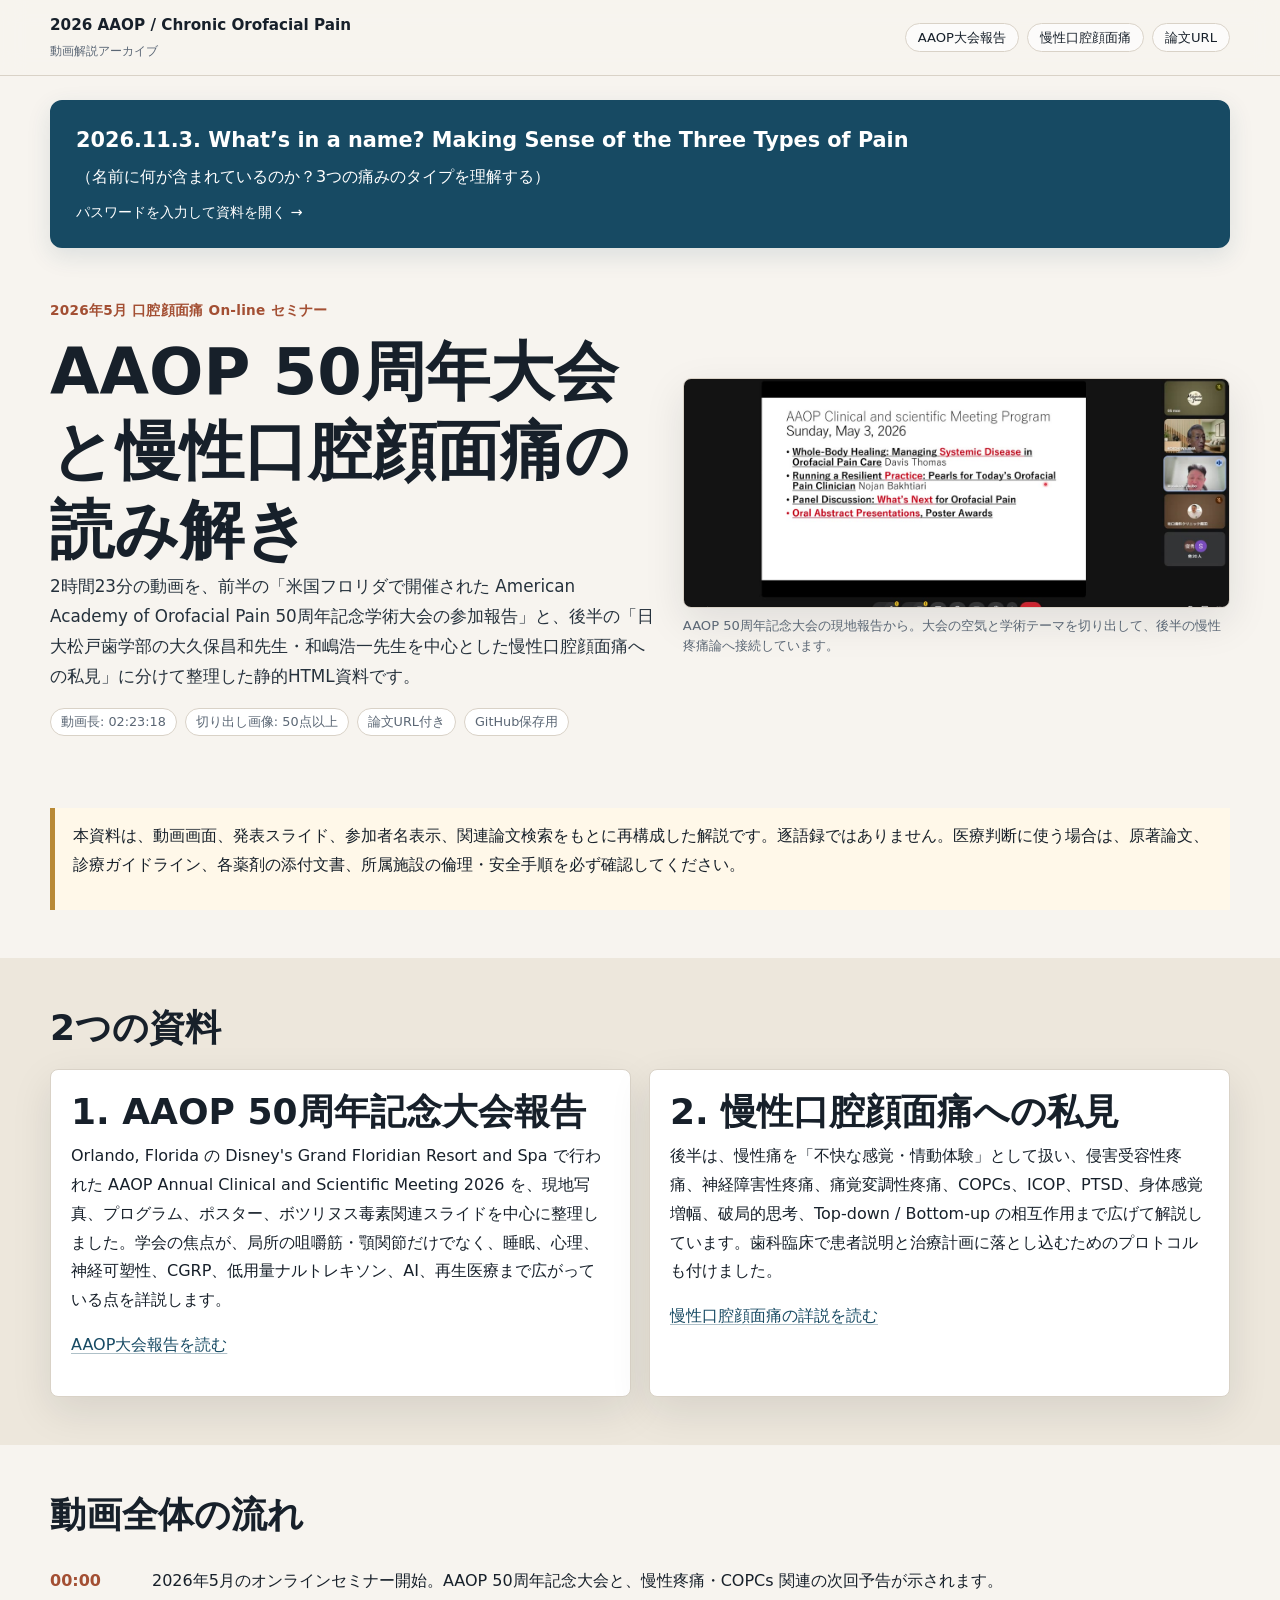
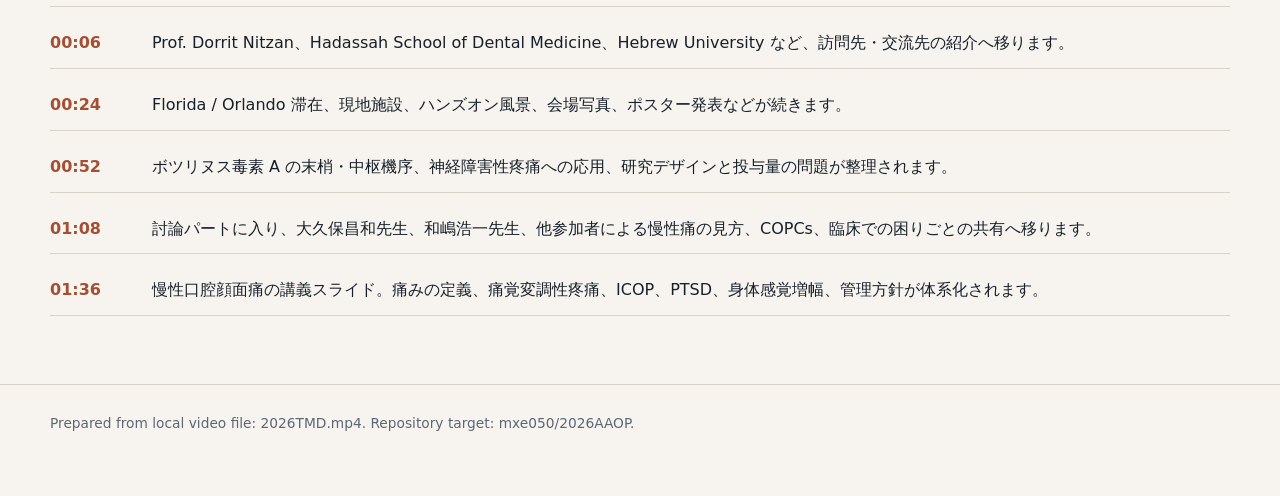
<file: index.html>
<!doctype html>
<html lang="ja">
<head>
  <meta charset="utf-8">
  <meta name="viewport" content="width=device-width, initial-scale=1">
  <title>2026 AAOP 50周年大会報告と慢性口腔顔面痛 詳説</title>
  <link rel="stylesheet" href="assets/css/style.css">
  <style>
    .seminar-addition { padding: 24px 0 8px; }
    .seminar-link { display: block; padding: 22px 24px; border: 2px solid #174a63; border-radius: 12px; background: #174a63; color: #fff; text-decoration: none; line-height: 1.6; box-shadow: 0 8px 24px rgba(23,74,99,.12); }
    .seminar-link:hover { background: #10384d; }
    .seminar-link:focus-visible { outline: 3px solid #b88935; outline-offset: 4px; }
    .seminar-link strong { display: block; font-size: clamp(1rem, 2.5vw, 1.3rem); }
    .seminar-link .seminar-ja { display: block; margin-top: 6px; }
    .seminar-link .seminar-open { display: block; margin-top: 12px; font-size: .9rem; }
  </style>
</head>
<body>
  <header class="site-header">
    <nav class="nav" aria-label="主要ナビゲーション">
      <a class="brand" href="index.html">
        <strong>2026 AAOP / Chronic Orofacial Pain</strong>
        <span>動画解説アーカイブ</span>
      </a>
      <div class="nav-links">
        <a href="aaop-report.html">AAOP大会報告</a>
        <a href="chronic-orofacial-pain.html">慢性口腔顔面痛</a>
        <a href="chronic-orofacial-pain.html#papers">論文URL</a>
      </div>
    </nav>
  </header>

  <main>
    <section class="seminar-addition" aria-label="追加セミナー資料">
      <div class="wrap">
        <a class="seminar-link" href="three-types-of-pain-20261103.html">
          <strong>2026.11.3. What’s in a name? Making Sense of the Three Types of Pain</strong>
          <span class="seminar-ja">（名前に何が含まれているのか？3つの痛みのタイプを理解する）</span>
          <span class="seminar-open">パスワードを入力して資料を開く →</span>
        </a>
      </div>
    </section>

    <section class="hero">
      <div class="hero-grid">
        <div>
          <p class="eyebrow">2026年5月 口腔顔面痛 On-line セミナー</p>
          <h1>AAOP 50周年大会と慢性口腔顔面痛の読み解き</h1>
          <p class="lead">
            2時間23分の動画を、前半の「米国フロリダで開催された American Academy of Orofacial Pain 50周年記念学術大会の参加報告」と、後半の「日大松戸歯学部の大久保昌和先生・和嶋浩一先生を中心とした慢性口腔顔面痛への私見」に分けて整理した静的HTML資料です。
          </p>
          <div class="meta">
            <span class="pill">動画長: 02:23:18</span>
            <span class="pill">切り出し画像: 50点以上</span>
            <span class="pill">論文URL付き</span>
            <span class="pill">GitHub保存用</span>
          </div>
        </div>
        <figure class="hero-media">
          <img src="assets/images/p1_011_anniversary_stage.jpg" alt="AAOP 50周年記念大会の会場スライド">
          <figcaption>AAOP 50周年記念大会の現地報告から。大会の空気と学術テーマを切り出して、後半の慢性疼痛論へ接続しています。</figcaption>
        </figure>
      </div>
    </section>

    <section class="band">
      <div class="wrap">
        <div class="notice">
          <p>
            本資料は、動画画面、発表スライド、参加者名表示、関連論文検索をもとに再構成した解説です。逐語録ではありません。医療判断に使う場合は、原著論文、診療ガイドライン、各薬剤の添付文書、所属施設の倫理・安全手順を必ず確認してください。
          </p>
        </div>
      </div>
    </section>

    <section class="band alt">
      <div class="wrap">
        <h2>2つの資料</h2>
        <div class="summary-grid">
          <article class="summary-card">
            <h2>1. AAOP 50周年記念大会報告</h2>
            <p>
              Orlando, Florida の Disney's Grand Floridian Resort and Spa で行われた AAOP Annual Clinical and Scientific Meeting 2026 を、現地写真、プログラム、ポスター、ボツリヌス毒素関連スライドを中心に整理しました。学会の焦点が、局所の咀嚼筋・顎関節だけでなく、睡眠、心理、神経可塑性、CGRP、低用量ナルトレキソン、AI、再生医療まで広がっている点を詳説します。
            </p>
            <p><a href="aaop-report.html">AAOP大会報告を読む</a></p>
          </article>

          <article class="summary-card">
            <h2>2. 慢性口腔顔面痛への私見</h2>
            <p>
              後半は、慢性痛を「不快な感覚・情動体験」として扱い、侵害受容性疼痛、神経障害性疼痛、痛覚変調性疼痛、COPCs、ICOP、PTSD、身体感覚増幅、破局的思考、Top-down / Bottom-up の相互作用まで広げて解説しています。歯科臨床で患者説明と治療計画に落とし込むためのプロトコルも付けました。
            </p>
            <p><a href="chronic-orofacial-pain.html">慢性口腔顔面痛の詳説を読む</a></p>
          </article>
        </div>
      </div>
    </section>

    <section class="band">
      <div class="wrap">
        <h2>動画全体の流れ</h2>
        <div class="timeline">
          <div class="time-row">
            <div class="time">00:00</div>
            <div>2026年5月のオンラインセミナー開始。AAOP 50周年記念大会と、慢性疼痛・COPCs 関連の次回予告が示されます。</div>
          </div>
          <div class="time-row">
            <div class="time">00:06</div>
            <div>Prof. Dorrit Nitzan、Hadassah School of Dental Medicine、Hebrew University など、訪問先・交流先の紹介へ移ります。</div>
          </div>
          <div class="time-row">
            <div class="time">00:24</div>
            <div>Florida / Orlando 滞在、現地施設、ハンズオン風景、会場写真、ポスター発表などが続きます。</div>
          </div>
          <div class="time-row">
            <div class="time">00:52</div>
            <div>ボツリヌス毒素 A の末梢・中枢機序、神経障害性疼痛への応用、研究デザインと投与量の問題が整理されます。</div>
          </div>
          <div class="time-row">
            <div class="time">01:08</div>
            <div>討論パートに入り、大久保昌和先生、和嶋浩一先生、他参加者による慢性痛の見方、COPCs、臨床での困りごとの共有へ移ります。</div>
          </div>
          <div class="time-row">
            <div class="time">01:36</div>
            <div>慢性口腔顔面痛の講義スライド。痛みの定義、痛覚変調性疼痛、ICOP、PTSD、身体感覚増幅、管理方針が体系化されます。</div>
          </div>
        </div>
      </div>
    </section>
  </main>

  <footer class="footer">
    <div class="wrap">
      <p>Prepared from local video file: 2026TMD.mp4. Repository target: mxe050/2026AAOP.</p>
    </div>
  </footer>
</body>
</html>
</file>
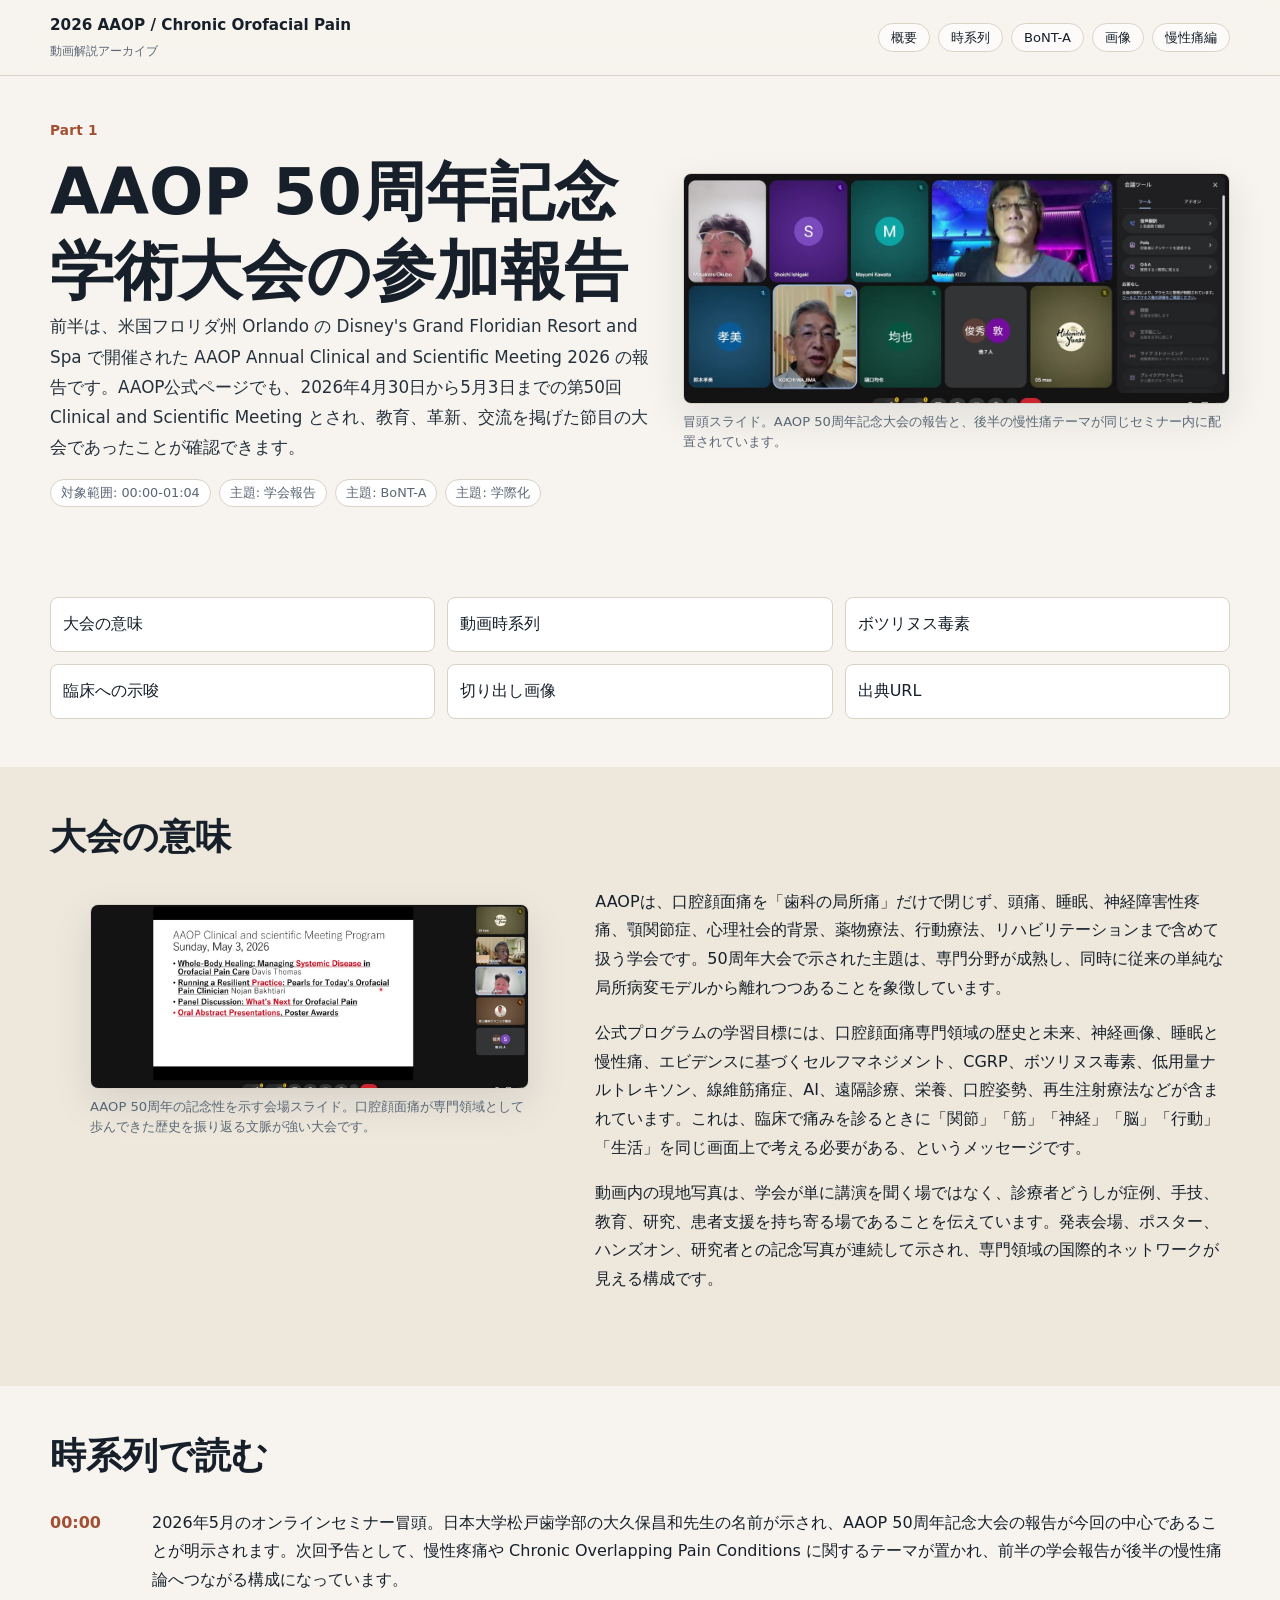
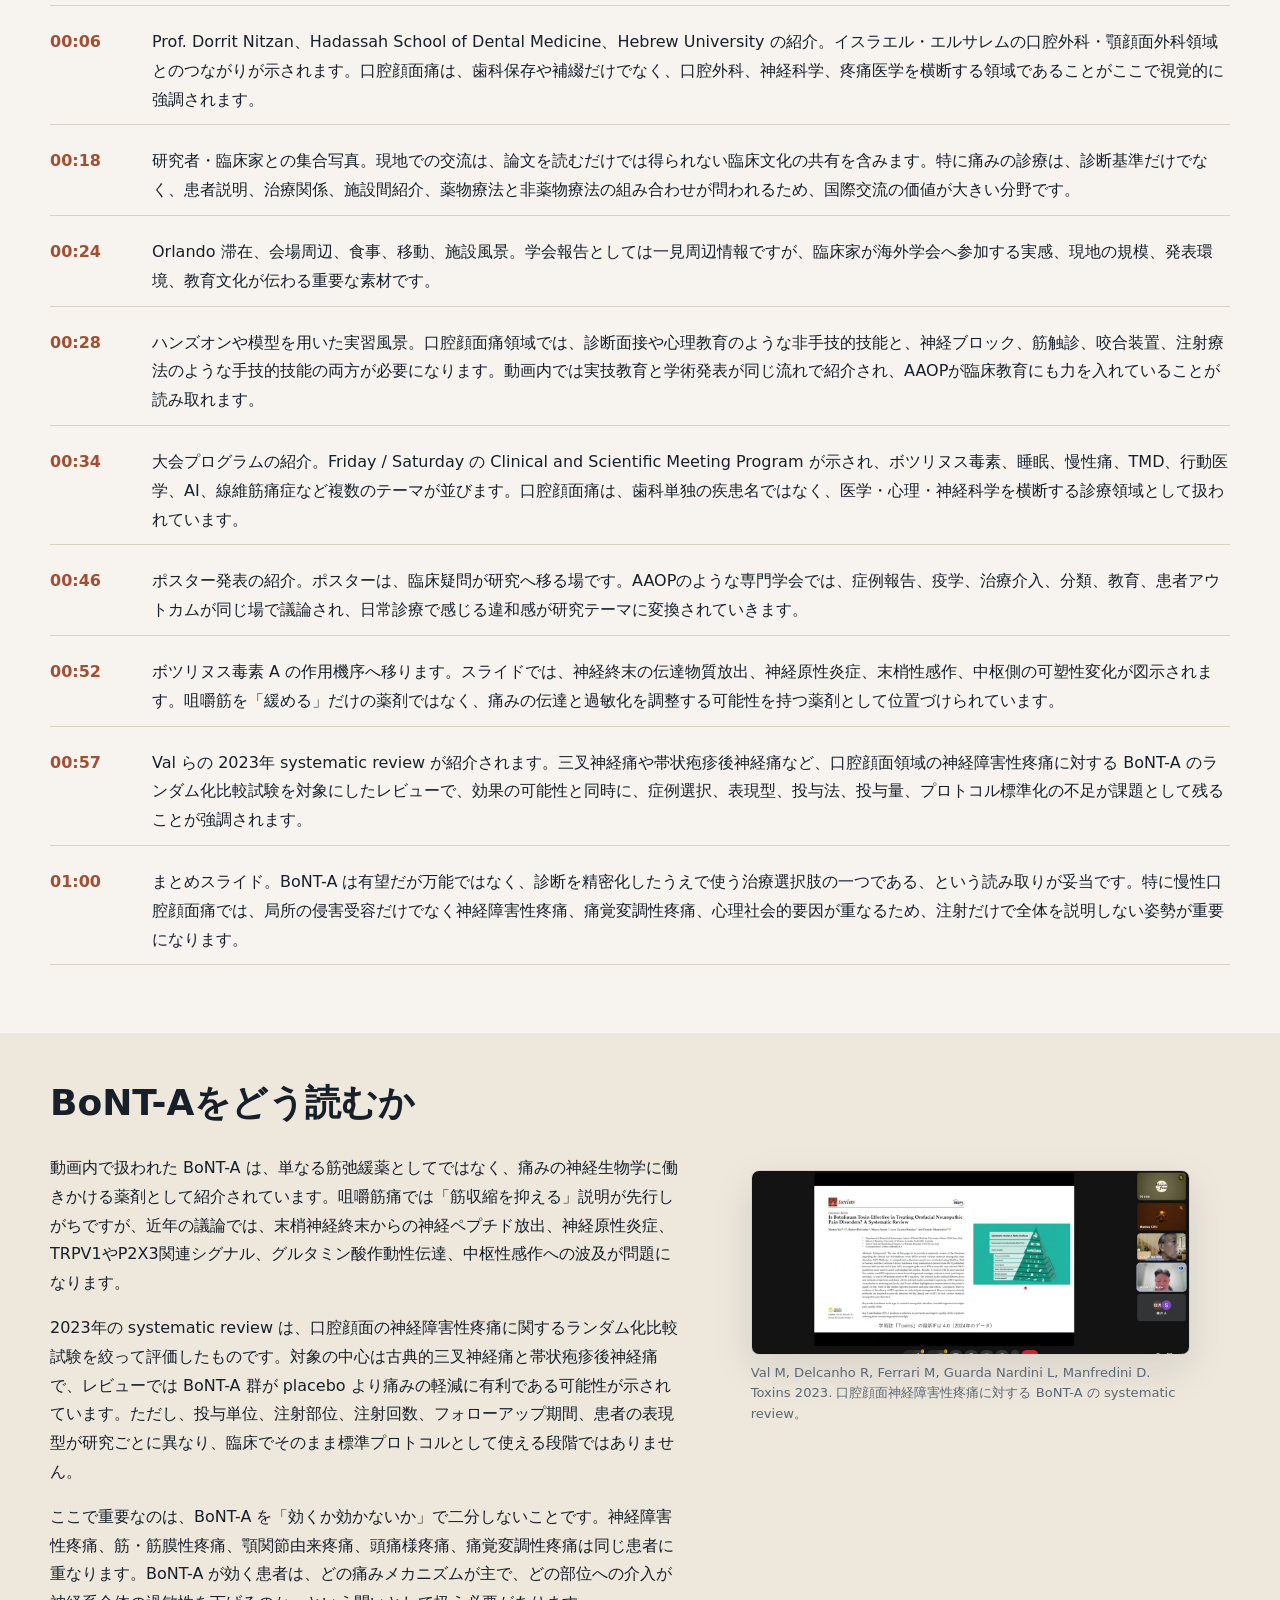
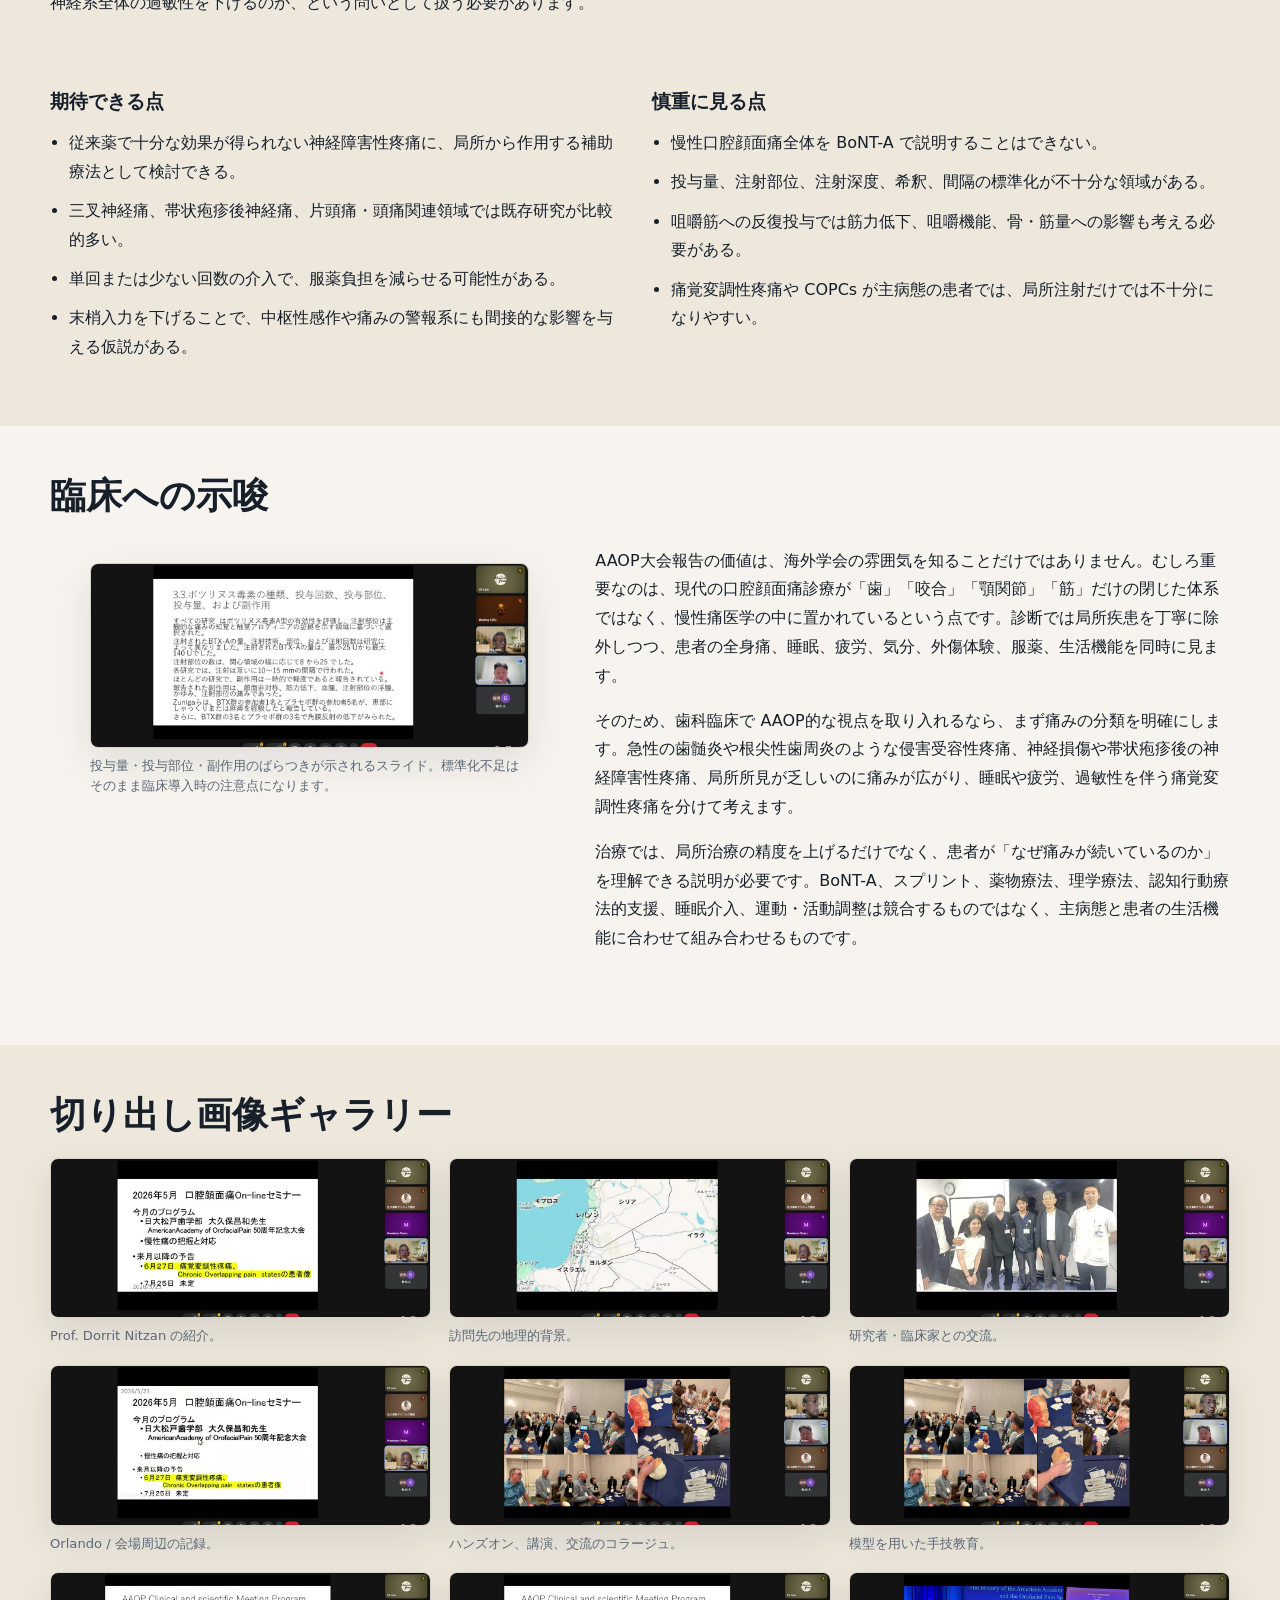
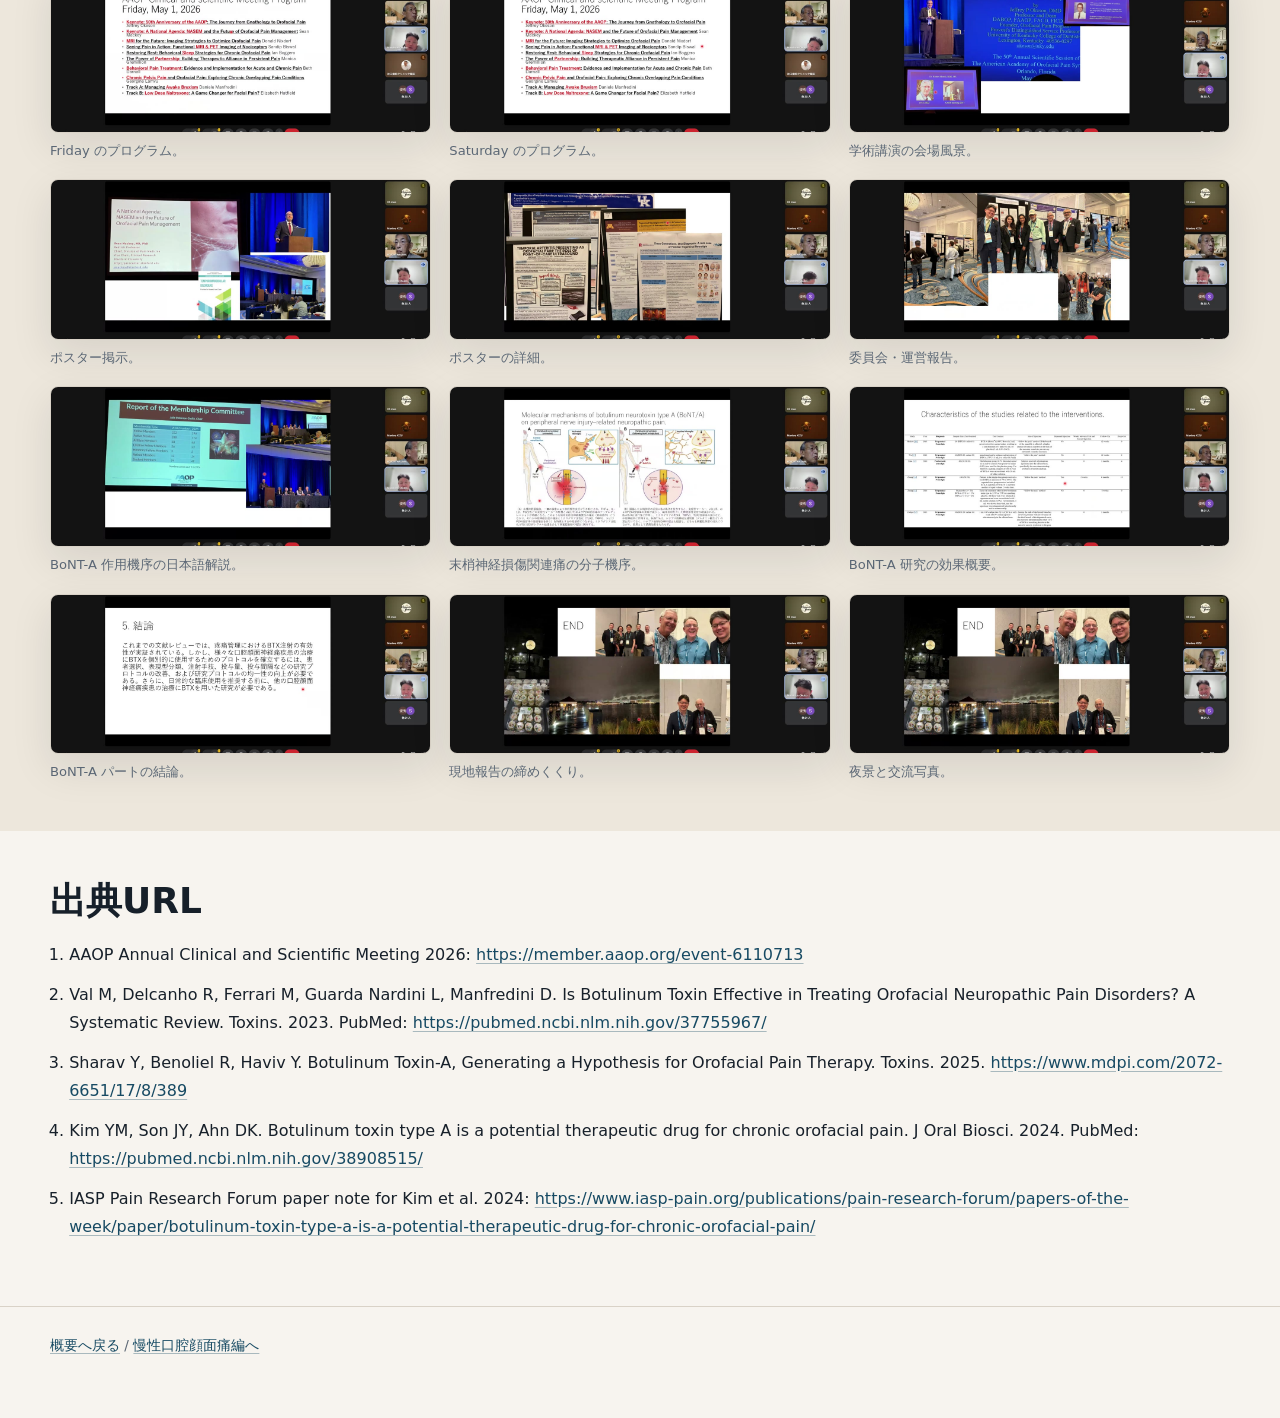
<file: aaop-report.html>
<!doctype html>
<html lang="ja">
<head>
  <meta charset="utf-8">
  <meta name="viewport" content="width=device-width, initial-scale=1">
  <title>AAOP 50周年記念学術大会 報告詳説</title>
  <link rel="stylesheet" href="assets/css/style.css">
</head>
<body>
  <header class="site-header">
    <nav class="nav" aria-label="主要ナビゲーション">
      <a class="brand" href="index.html">
        <strong>2026 AAOP / Chronic Orofacial Pain</strong>
        <span>動画解説アーカイブ</span>
      </a>
      <div class="nav-links">
        <a href="index.html">概要</a>
        <a href="#timeline">時系列</a>
        <a href="#botulinum">BoNT-A</a>
        <a href="#gallery">画像</a>
        <a href="chronic-orofacial-pain.html">慢性痛編</a>
      </div>
    </nav>
  </header>

  <main>
    <section class="hero">
      <div class="hero-grid">
        <div>
          <p class="eyebrow">Part 1</p>
          <h1>AAOP 50周年記念学術大会の参加報告</h1>
          <p class="lead">
            前半は、米国フロリダ州 Orlando の Disney's Grand Floridian Resort and Spa で開催された AAOP Annual Clinical and Scientific Meeting 2026 の報告です。AAOP公式ページでも、2026年4月30日から5月3日までの第50回 Clinical and Scientific Meeting とされ、教育、革新、交流を掲げた節目の大会であったことが確認できます。
          </p>
          <div class="meta">
            <span class="pill">対象範囲: 00:00-01:04</span>
            <span class="pill">主題: 学会報告</span>
            <span class="pill">主題: BoNT-A</span>
            <span class="pill">主題: 学際化</span>
          </div>
        </div>
        <figure class="hero-media">
          <img src="assets/images/p1_001_opening_program.jpg" alt="2026年5月口腔顔面痛オンラインセミナーの冒頭スライド">
          <figcaption>冒頭スライド。AAOP 50周年記念大会の報告と、後半の慢性痛テーマが同じセミナー内に配置されています。</figcaption>
        </figure>
      </div>
    </section>

    <section class="band">
      <div class="wrap">
        <div class="toc">
          <a href="#meaning">大会の意味</a>
          <a href="#timeline">動画時系列</a>
          <a href="#botulinum">ボツリヌス毒素</a>
          <a href="#clinical">臨床への示唆</a>
          <a href="#gallery">切り出し画像</a>
          <a href="#sources">出典URL</a>
        </div>
      </div>
    </section>

    <section id="meaning" class="band alt">
      <div class="wrap">
        <h2>大会の意味</h2>
        <div class="feature">
          <figure>
            <img src="assets/images/p1_011_anniversary_stage.jpg" alt="AAOP 50周年大会のステージ">
            <figcaption>AAOP 50周年の記念性を示す会場スライド。口腔顔面痛が専門領域として歩んできた歴史を振り返る文脈が強い大会です。</figcaption>
          </figure>
          <div>
            <p>
              AAOPは、口腔顔面痛を「歯科の局所痛」だけで閉じず、頭痛、睡眠、神経障害性疼痛、顎関節症、心理社会的背景、薬物療法、行動療法、リハビリテーションまで含めて扱う学会です。50周年大会で示された主題は、専門分野が成熟し、同時に従来の単純な局所病変モデルから離れつつあることを象徴しています。
            </p>
            <p>
              公式プログラムの学習目標には、口腔顔面痛専門領域の歴史と未来、神経画像、睡眠と慢性痛、エビデンスに基づくセルフマネジメント、CGRP、ボツリヌス毒素、低用量ナルトレキソン、線維筋痛症、AI、遠隔診療、栄養、口腔姿勢、再生注射療法などが含まれています。これは、臨床で痛みを診るときに「関節」「筋」「神経」「脳」「行動」「生活」を同じ画面上で考える必要がある、というメッセージです。
            </p>
            <p>
              動画内の現地写真は、学会が単に講演を聞く場ではなく、診療者どうしが症例、手技、教育、研究、患者支援を持ち寄る場であることを伝えています。発表会場、ポスター、ハンズオン、研究者との記念写真が連続して示され、専門領域の国際的ネットワークが見える構成です。
            </p>
          </div>
        </div>
      </div>
    </section>

    <section id="timeline" class="band">
      <div class="wrap">
        <h2>時系列で読む</h2>
        <div class="timeline">
          <div class="time-row">
            <div class="time">00:00</div>
            <div>
              2026年5月のオンラインセミナー冒頭。日本大学松戸歯学部の大久保昌和先生の名前が示され、AAOP 50周年記念大会の報告が今回の中心であることが明示されます。次回予告として、慢性疼痛や Chronic Overlapping Pain Conditions に関するテーマが置かれ、前半の学会報告が後半の慢性痛論へつながる構成になっています。
            </div>
          </div>
          <div class="time-row">
            <div class="time">00:06</div>
            <div>
              Prof. Dorrit Nitzan、Hadassah School of Dental Medicine、Hebrew University の紹介。イスラエル・エルサレムの口腔外科・顎顔面外科領域とのつながりが示されます。口腔顔面痛は、歯科保存や補綴だけでなく、口腔外科、神経科学、疼痛医学を横断する領域であることがここで視覚的に強調されます。
            </div>
          </div>
          <div class="time-row">
            <div class="time">00:18</div>
            <div>
              研究者・臨床家との集合写真。現地での交流は、論文を読むだけでは得られない臨床文化の共有を含みます。特に痛みの診療は、診断基準だけでなく、患者説明、治療関係、施設間紹介、薬物療法と非薬物療法の組み合わせが問われるため、国際交流の価値が大きい分野です。
            </div>
          </div>
          <div class="time-row">
            <div class="time">00:24</div>
            <div>
              Orlando 滞在、会場周辺、食事、移動、施設風景。学会報告としては一見周辺情報ですが、臨床家が海外学会へ参加する実感、現地の規模、発表環境、教育文化が伝わる重要な素材です。
            </div>
          </div>
          <div class="time-row">
            <div class="time">00:28</div>
            <div>
              ハンズオンや模型を用いた実習風景。口腔顔面痛領域では、診断面接や心理教育のような非手技的技能と、神経ブロック、筋触診、咬合装置、注射療法のような手技的技能の両方が必要になります。動画内では実技教育と学術発表が同じ流れで紹介され、AAOPが臨床教育にも力を入れていることが読み取れます。
            </div>
          </div>
          <div class="time-row">
            <div class="time">00:34</div>
            <div>
              大会プログラムの紹介。Friday / Saturday の Clinical and Scientific Meeting Program が示され、ボツリヌス毒素、睡眠、慢性痛、TMD、行動医学、AI、線維筋痛症など複数のテーマが並びます。口腔顔面痛は、歯科単独の疾患名ではなく、医学・心理・神経科学を横断する診療領域として扱われています。
            </div>
          </div>
          <div class="time-row">
            <div class="time">00:46</div>
            <div>
              ポスター発表の紹介。ポスターは、臨床疑問が研究へ移る場です。AAOPのような専門学会では、症例報告、疫学、治療介入、分類、教育、患者アウトカムが同じ場で議論され、日常診療で感じる違和感が研究テーマに変換されていきます。
            </div>
          </div>
          <div class="time-row">
            <div class="time">00:52</div>
            <div>
              ボツリヌス毒素 A の作用機序へ移ります。スライドでは、神経終末の伝達物質放出、神経原性炎症、末梢性感作、中枢側の可塑性変化が図示されます。咀嚼筋を「緩める」だけの薬剤ではなく、痛みの伝達と過敏化を調整する可能性を持つ薬剤として位置づけられています。
            </div>
          </div>
          <div class="time-row">
            <div class="time">00:57</div>
            <div>
              Val らの 2023年 systematic review が紹介されます。三叉神経痛や帯状疱疹後神経痛など、口腔顔面領域の神経障害性疼痛に対する BoNT-A のランダム化比較試験を対象にしたレビューで、効果の可能性と同時に、症例選択、表現型、投与法、投与量、プロトコル標準化の不足が課題として残ることが強調されます。
            </div>
          </div>
          <div class="time-row">
            <div class="time">01:00</div>
            <div>
              まとめスライド。BoNT-A は有望だが万能ではなく、診断を精密化したうえで使う治療選択肢の一つである、という読み取りが妥当です。特に慢性口腔顔面痛では、局所の侵害受容だけでなく神経障害性疼痛、痛覚変調性疼痛、心理社会的要因が重なるため、注射だけで全体を説明しない姿勢が重要になります。
            </div>
          </div>
        </div>
      </div>
    </section>

    <section id="botulinum" class="band alt">
      <div class="wrap">
        <h2>BoNT-Aをどう読むか</h2>
        <div class="feature reverse">
          <figure>
            <img src="assets/images/p1_018_botulinum_systematic_review.jpg" alt="口腔顔面の神経障害性疼痛に対するボツリヌス毒素レビュー論文のスライド">
            <figcaption>Val M, Delcanho R, Ferrari M, Guarda Nardini L, Manfredini D. Toxins 2023. 口腔顔面神経障害性疼痛に対する BoNT-A の systematic review。</figcaption>
          </figure>
          <div>
            <p>
              動画内で扱われた BoNT-A は、単なる筋弛緩薬としてではなく、痛みの神経生物学に働きかける薬剤として紹介されています。咀嚼筋痛では「筋収縮を抑える」説明が先行しがちですが、近年の議論では、末梢神経終末からの神経ペプチド放出、神経原性炎症、TRPV1やP2X3関連シグナル、グルタミン酸作動性伝達、中枢性感作への波及が問題になります。
            </p>
            <p>
              2023年の systematic review は、口腔顔面の神経障害性疼痛に関するランダム化比較試験を絞って評価したものです。対象の中心は古典的三叉神経痛と帯状疱疹後神経痛で、レビューでは BoNT-A 群が placebo より痛みの軽減に有利である可能性が示されています。ただし、投与単位、注射部位、注射回数、フォローアップ期間、患者の表現型が研究ごとに異なり、臨床でそのまま標準プロトコルとして使える段階ではありません。
            </p>
            <p>
              ここで重要なのは、BoNT-A を「効くか効かないか」で二分しないことです。神経障害性疼痛、筋・筋膜性疼痛、顎関節由来疼痛、頭痛様疼痛、痛覚変調性疼痛は同じ患者に重なります。BoNT-A が効く患者は、どの痛みメカニズムが主で、どの部位への介入が神経系全体の過敏性を下げるのか、という問いとして扱う必要があります。
            </p>
          </div>
        </div>

        <div class="two-col">
          <div>
            <h3>期待できる点</h3>
            <ul class="dense-list">
              <li>従来薬で十分な効果が得られない神経障害性疼痛に、局所から作用する補助療法として検討できる。</li>
              <li>三叉神経痛、帯状疱疹後神経痛、片頭痛・頭痛関連領域では既存研究が比較的多い。</li>
              <li>単回または少ない回数の介入で、服薬負担を減らせる可能性がある。</li>
              <li>末梢入力を下げることで、中枢性感作や痛みの警報系にも間接的な影響を与える仮説がある。</li>
            </ul>
          </div>
          <div>
            <h3>慎重に見る点</h3>
            <ul class="dense-list">
              <li>慢性口腔顔面痛全体を BoNT-A で説明することはできない。</li>
              <li>投与量、注射部位、注射深度、希釈、間隔の標準化が不十分な領域がある。</li>
              <li>咀嚼筋への反復投与では筋力低下、咀嚼機能、骨・筋量への影響も考える必要がある。</li>
              <li>痛覚変調性疼痛や COPCs が主病態の患者では、局所注射だけでは不十分になりやすい。</li>
            </ul>
          </div>
        </div>
      </div>
    </section>

    <section id="clinical" class="band">
      <div class="wrap">
        <h2>臨床への示唆</h2>
        <div class="feature">
          <figure>
            <img src="assets/images/p1_019_botulinum_dosing.jpg" alt="ボツリヌス毒素の種類、投与回数、投与部位、副作用をまとめたスライド">
            <figcaption>投与量・投与部位・副作用のばらつきが示されるスライド。標準化不足はそのまま臨床導入時の注意点になります。</figcaption>
          </figure>
          <div>
            <p>
              AAOP大会報告の価値は、海外学会の雰囲気を知ることだけではありません。むしろ重要なのは、現代の口腔顔面痛診療が「歯」「咬合」「顎関節」「筋」だけの閉じた体系ではなく、慢性痛医学の中に置かれているという点です。診断では局所疾患を丁寧に除外しつつ、患者の全身痛、睡眠、疲労、気分、外傷体験、服薬、生活機能を同時に見ます。
            </p>
            <p>
              そのため、歯科臨床で AAOP的な視点を取り入れるなら、まず痛みの分類を明確にします。急性の歯髄炎や根尖性歯周炎のような侵害受容性疼痛、神経損傷や帯状疱疹後の神経障害性疼痛、局所所見が乏しいのに痛みが広がり、睡眠や疲労、過敏性を伴う痛覚変調性疼痛を分けて考えます。
            </p>
            <p>
              治療では、局所治療の精度を上げるだけでなく、患者が「なぜ痛みが続いているのか」を理解できる説明が必要です。BoNT-A、スプリント、薬物療法、理学療法、認知行動療法的支援、睡眠介入、運動・活動調整は競合するものではなく、主病態と患者の生活機能に合わせて組み合わせるものです。
            </p>
          </div>
        </div>
      </div>
    </section>

    <section id="gallery" class="band alt">
      <div class="wrap">
        <h2>切り出し画像ギャラリー</h2>
        <div class="gallery">
          <figure><img src="assets/images/p1_002_nitzan_title.jpg" alt="Prof. Dorrit Nitzanの紹介スライド" loading="lazy"><figcaption>Prof. Dorrit Nitzan の紹介。</figcaption></figure>
          <figure><img src="assets/images/p1_003_israel_map.jpg" alt="イスラエルとエルサレム周辺の地図" loading="lazy"><figcaption>訪問先の地理的背景。</figcaption></figure>
          <figure><img src="assets/images/p1_004_hebrew_university_group.jpg" alt="Hebrew University訪問時の集合写真" loading="lazy"><figcaption>研究者・臨床家との交流。</figcaption></figure>
          <figure><img src="assets/images/p1_005_orlando_arrival.jpg" alt="Orlando滞在を示す写真" loading="lazy"><figcaption>Orlando / 会場周辺の記録。</figcaption></figure>
          <figure><img src="assets/images/p1_006_hands_on_collage.jpg" alt="AAOPでのハンズオンや講義のコラージュ" loading="lazy"><figcaption>ハンズオン、講演、交流のコラージュ。</figcaption></figure>
          <figure><img src="assets/images/p1_007_mannequin_oral_training.jpg" alt="口腔模型を用いたトレーニング場面" loading="lazy"><figcaption>模型を用いた手技教育。</figcaption></figure>
          <figure><img src="assets/images/p1_009_program_friday.jpg" alt="AAOP Friday program" loading="lazy"><figcaption>Friday のプログラム。</figcaption></figure>
          <figure><img src="assets/images/p1_010_program_saturday.jpg" alt="AAOP Saturday program" loading="lazy"><figcaption>Saturday のプログラム。</figcaption></figure>
          <figure><img src="assets/images/p1_012_scientific_session_stage.jpg" alt="AAOP会場での学術講演" loading="lazy"><figcaption>学術講演の会場風景。</figcaption></figure>
          <figure><img src="assets/images/p1_013_aaop_posters.jpg" alt="AAOPポスター掲示" loading="lazy"><figcaption>ポスター掲示。</figcaption></figure>
          <figure><img src="assets/images/p1_014_poster_uk.jpg" alt="大学ポスター発表" loading="lazy"><figcaption>ポスターの詳細。</figcaption></figure>
          <figure><img src="assets/images/p1_015_membership_committee.jpg" alt="AAOP membership committee report" loading="lazy"><figcaption>委員会・運営報告。</figcaption></figure>
          <figure><img src="assets/images/p1_016_botulinum_japanese_mechanism.jpg" alt="ボツリヌス毒素の分子メカニズムを日本語で説明するスライド" loading="lazy"><figcaption>BoNT-A 作用機序の日本語解説。</figcaption></figure>
          <figure><img src="assets/images/p1_017_botulinum_mechanism_pain.jpg" alt="末梢神経損傷関連痛におけるBoNT-Aの機序図" loading="lazy"><figcaption>末梢神経損傷関連痛の分子機序。</figcaption></figure>
          <figure><img src="assets/images/p1_018b_botulinum_effect_table.jpg" alt="ボツリヌス毒素の効果概要テーブル" loading="lazy"><figcaption>BoNT-A 研究の効果概要。</figcaption></figure>
          <figure><img src="assets/images/p1_020_botulinum_conclusion.jpg" alt="ボツリヌス毒素に関する結論スライド" loading="lazy"><figcaption>BoNT-A パートの結論。</figcaption></figure>
          <figure><img src="assets/images/p1_021_aaop_end_collage.jpg" alt="AAOP報告の締めくくりコラージュ" loading="lazy"><figcaption>現地報告の締めくくり。</figcaption></figure>
          <figure><img src="assets/images/p1_022_aaop_end_night.jpg" alt="AAOP報告の夜景写真" loading="lazy"><figcaption>夜景と交流写真。</figcaption></figure>
        </div>
      </div>
    </section>

    <section id="sources" class="band">
      <div class="wrap">
        <h2>出典URL</h2>
        <ol class="refs">
          <li>AAOP Annual Clinical and Scientific Meeting 2026: <a href="https://member.aaop.org/event-6110713">https://member.aaop.org/event-6110713</a></li>
          <li>Val M, Delcanho R, Ferrari M, Guarda Nardini L, Manfredini D. Is Botulinum Toxin Effective in Treating Orofacial Neuropathic Pain Disorders? A Systematic Review. Toxins. 2023. PubMed: <a href="https://pubmed.ncbi.nlm.nih.gov/37755967/">https://pubmed.ncbi.nlm.nih.gov/37755967/</a></li>
          <li>Sharav Y, Benoliel R, Haviv Y. Botulinum Toxin-A, Generating a Hypothesis for Orofacial Pain Therapy. Toxins. 2025. <a href="https://www.mdpi.com/2072-6651/17/8/389">https://www.mdpi.com/2072-6651/17/8/389</a></li>
          <li>Kim YM, Son JY, Ahn DK. Botulinum toxin type A is a potential therapeutic drug for chronic orofacial pain. J Oral Biosci. 2024. PubMed: <a href="https://pubmed.ncbi.nlm.nih.gov/38908515/">https://pubmed.ncbi.nlm.nih.gov/38908515/</a></li>
          <li>IASP Pain Research Forum paper note for Kim et al. 2024: <a href="https://www.iasp-pain.org/publications/pain-research-forum/papers-of-the-week/paper/botulinum-toxin-type-a-is-a-potential-therapeutic-drug-for-chronic-orofacial-pain/">https://www.iasp-pain.org/publications/pain-research-forum/papers-of-the-week/paper/botulinum-toxin-type-a-is-a-potential-therapeutic-drug-for-chronic-orofacial-pain/</a></li>
        </ol>
      </div>
    </section>
  </main>

  <footer class="footer">
    <div class="wrap">
      <p><a href="index.html">概要へ戻る</a> / <a href="chronic-orofacial-pain.html">慢性口腔顔面痛編へ</a></p>
    </div>
  </footer>
</body>
</html>
</file>
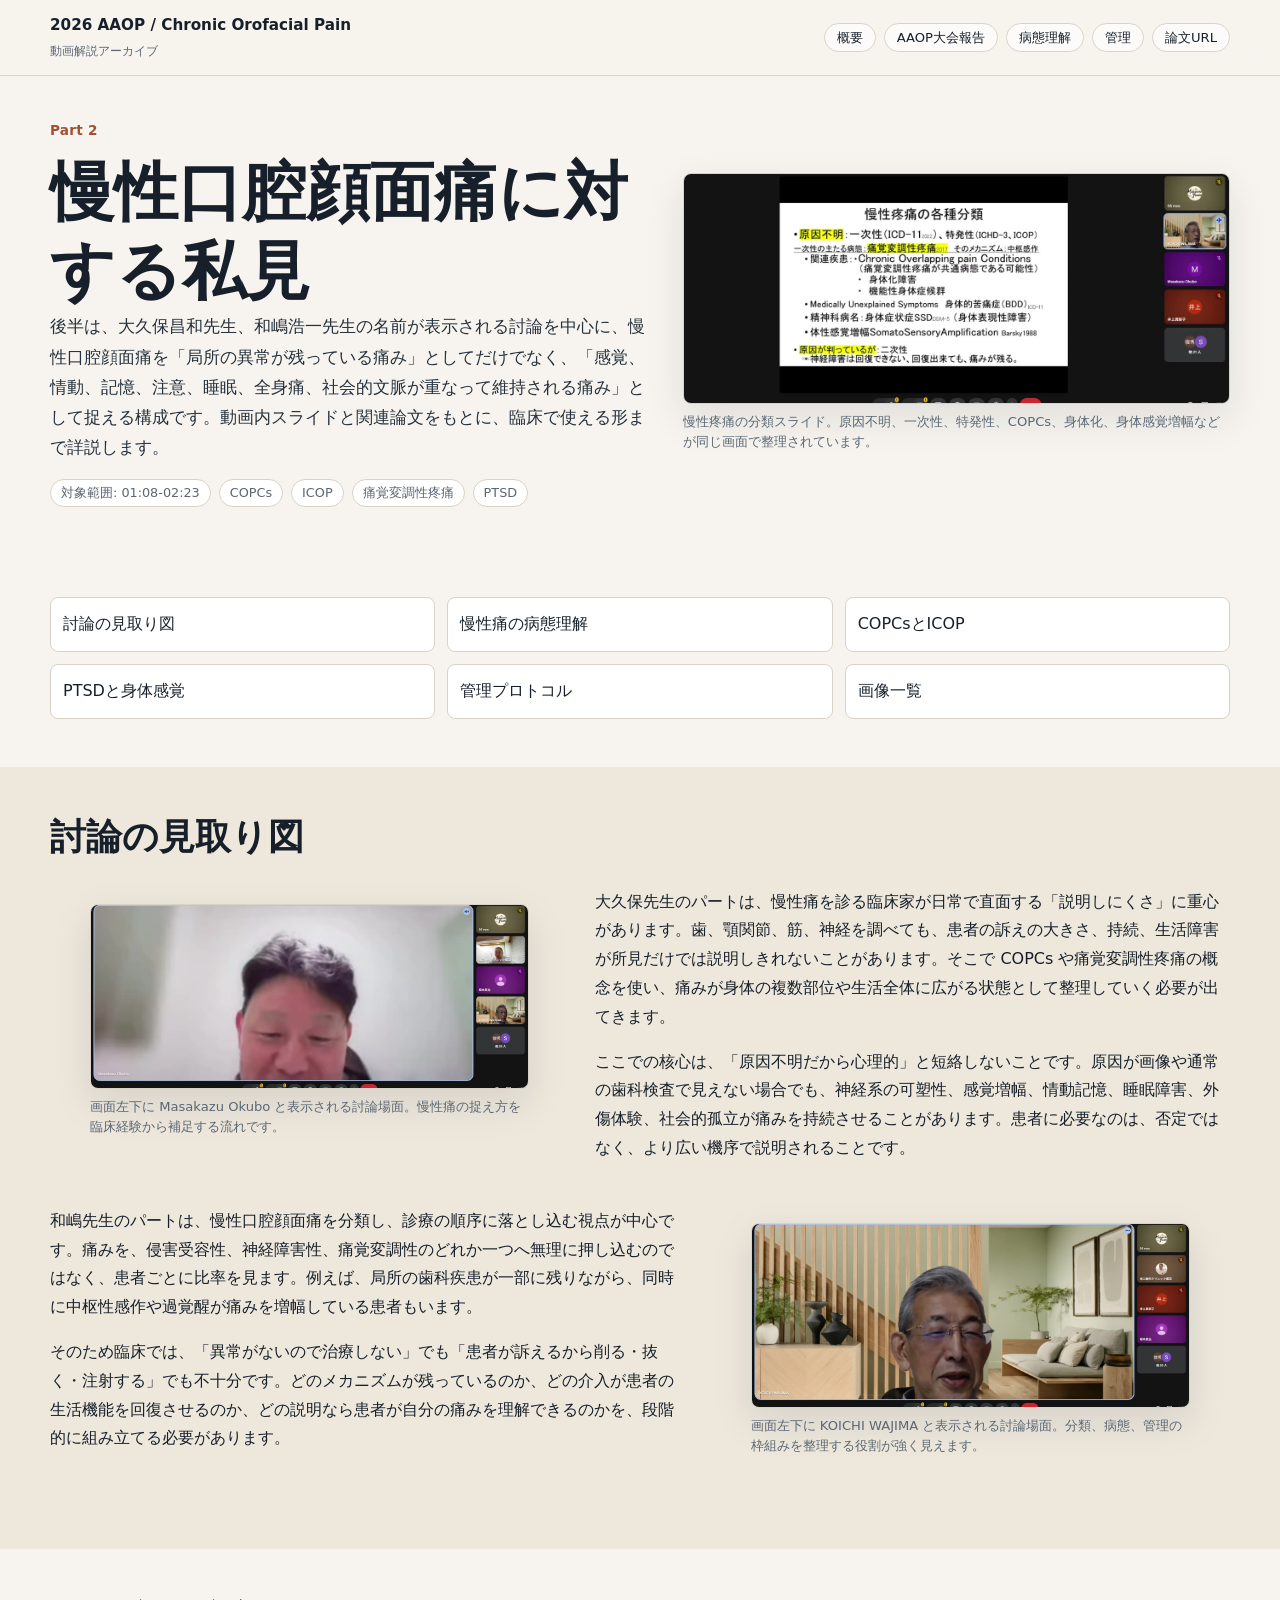
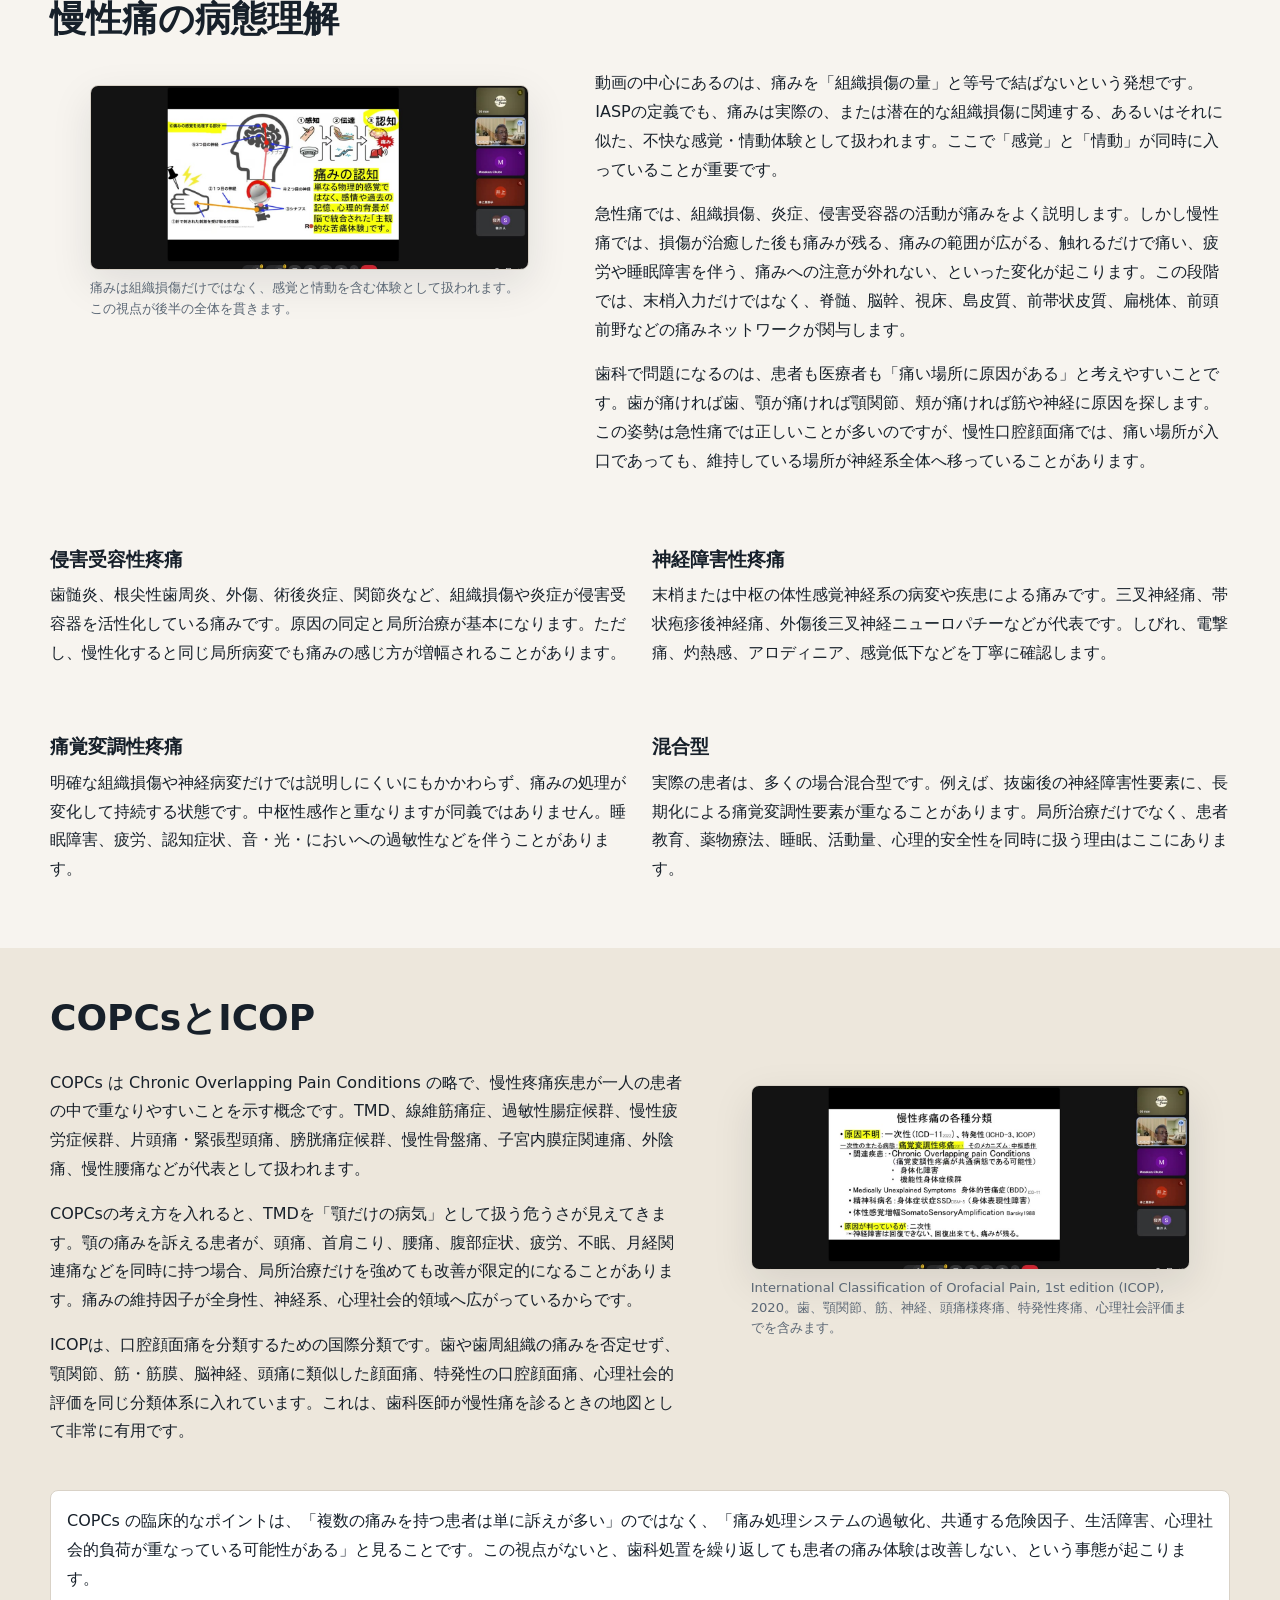
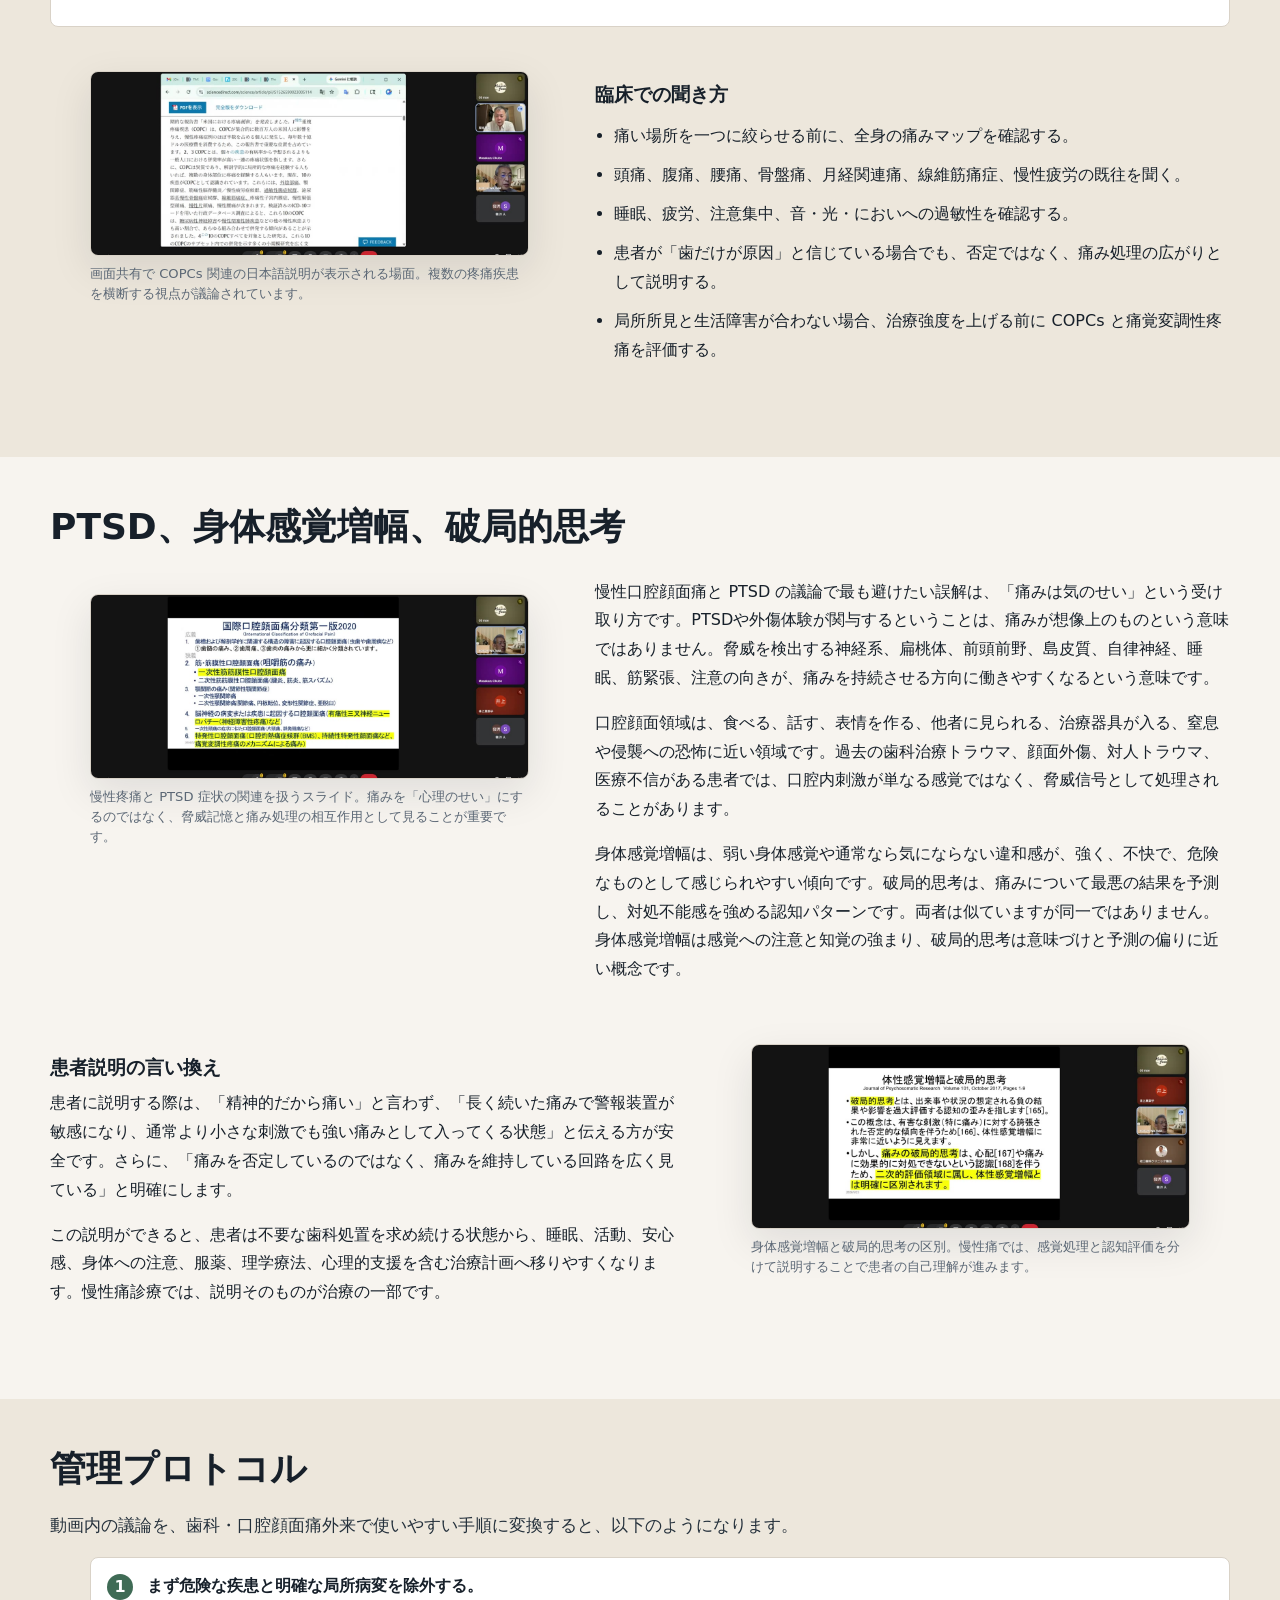
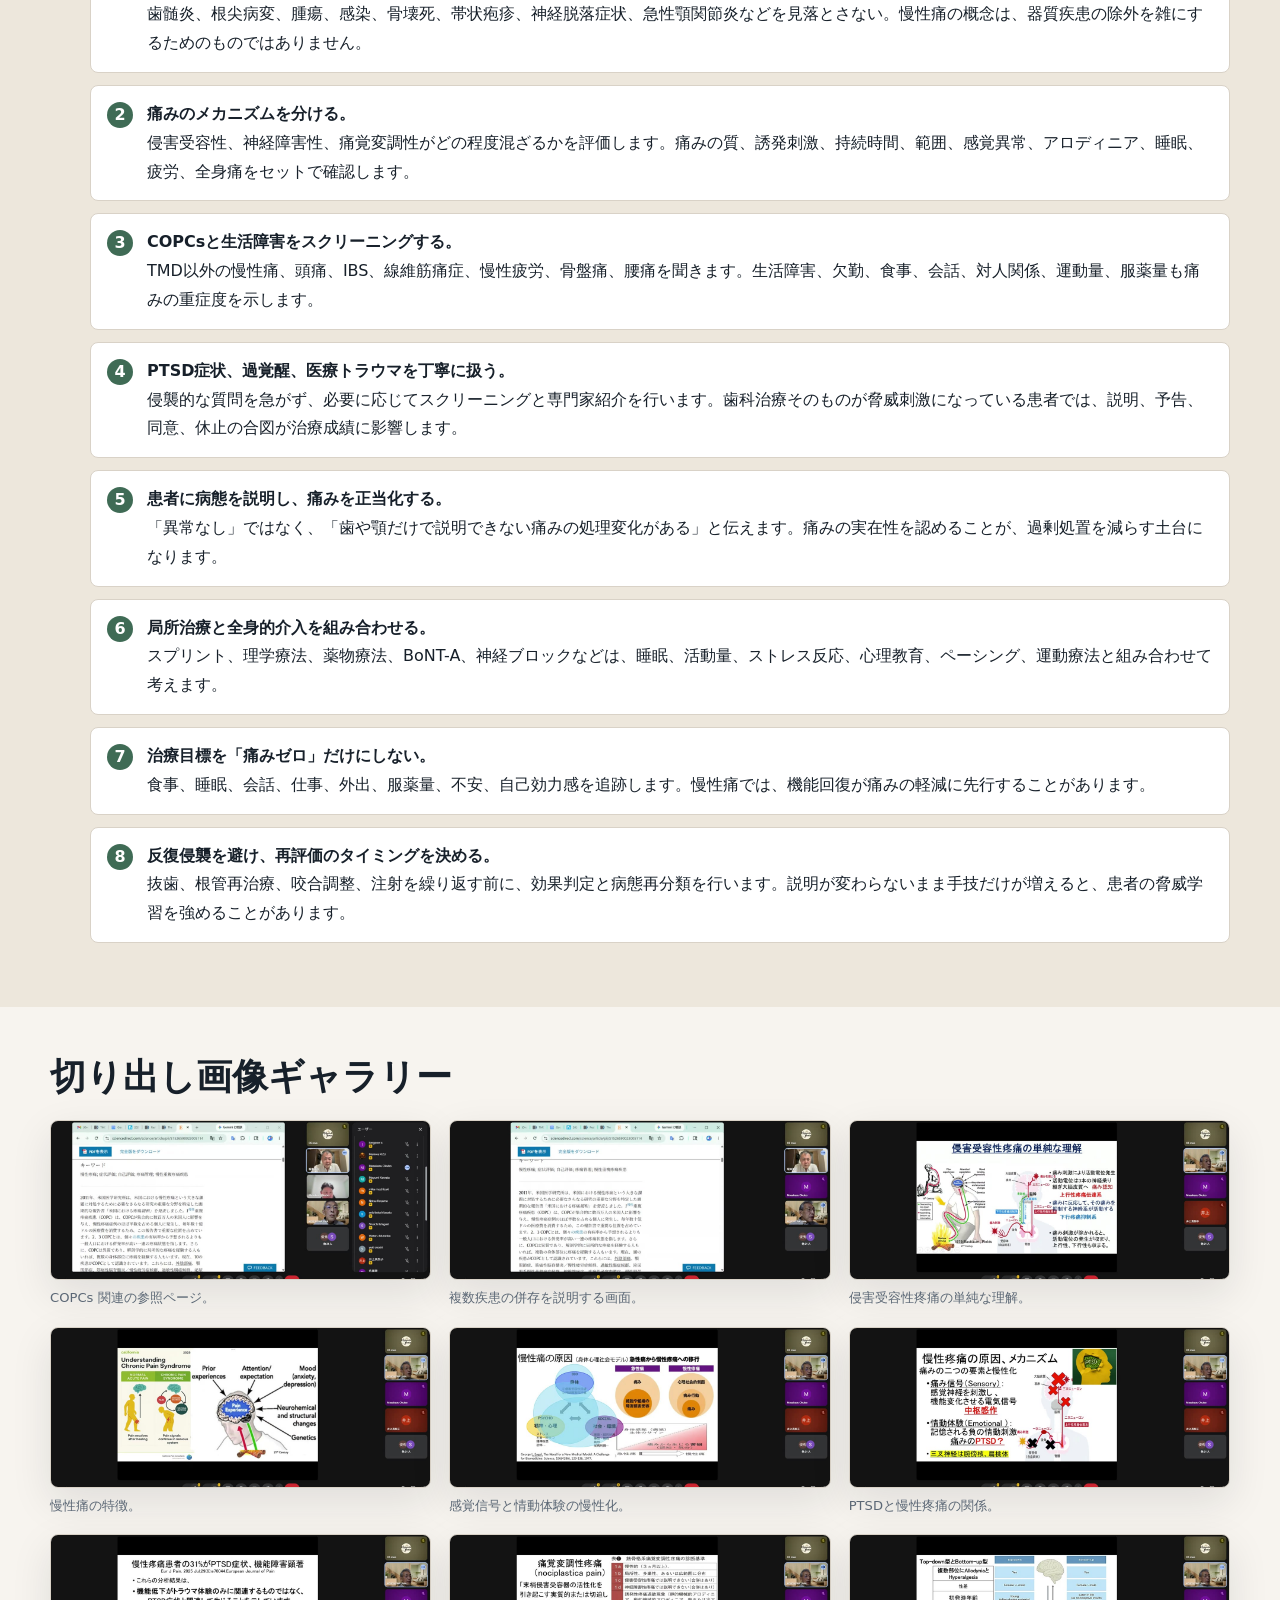
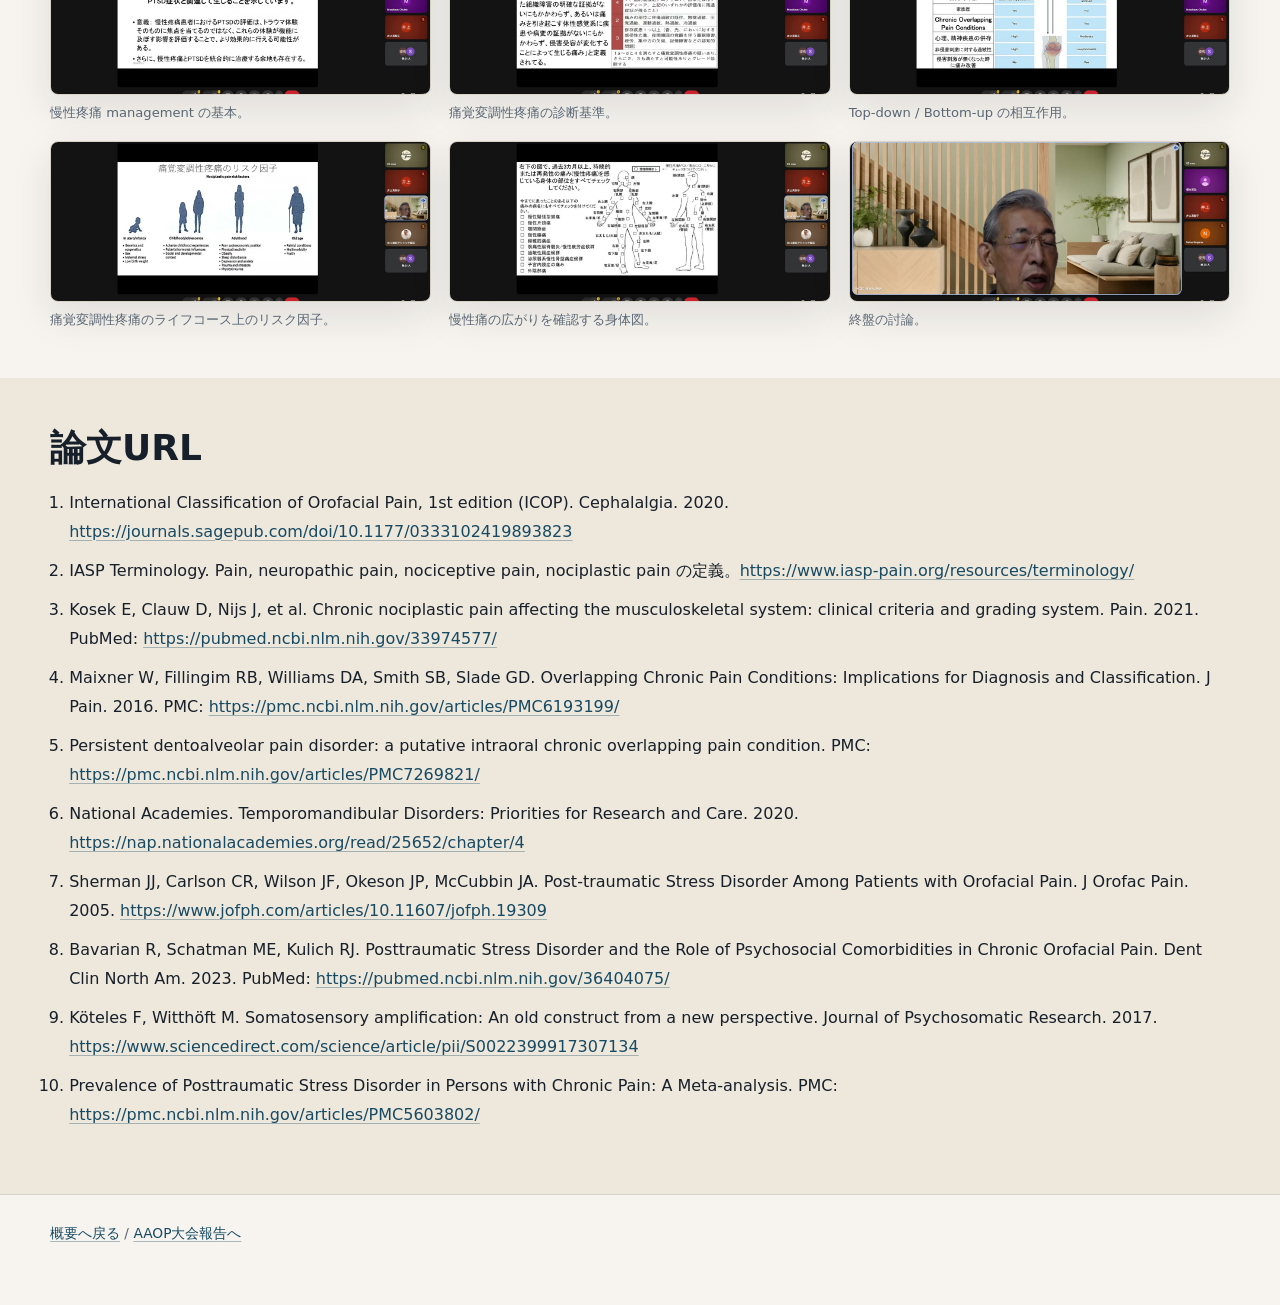
<file: chronic-orofacial-pain.html>
<!doctype html>
<html lang="ja">
<head>
  <meta charset="utf-8">
  <meta name="viewport" content="width=device-width, initial-scale=1">
  <title>慢性口腔顔面痛への私見 詳説</title>
  <link rel="stylesheet" href="assets/css/style.css">
</head>
<body>
  <header class="site-header">
    <nav class="nav" aria-label="主要ナビゲーション">
      <a class="brand" href="index.html">
        <strong>2026 AAOP / Chronic Orofacial Pain</strong>
        <span>動画解説アーカイブ</span>
      </a>
      <div class="nav-links">
        <a href="index.html">概要</a>
        <a href="aaop-report.html">AAOP大会報告</a>
        <a href="#concept">病態理解</a>
        <a href="#management">管理</a>
        <a href="#papers">論文URL</a>
      </div>
    </nav>
  </header>

  <main>
    <section class="hero">
      <div class="hero-grid">
        <div>
          <p class="eyebrow">Part 2</p>
          <h1>慢性口腔顔面痛に対する私見</h1>
          <p class="lead">
            後半は、大久保昌和先生、和嶋浩一先生の名前が表示される討論を中心に、慢性口腔顔面痛を「局所の異常が残っている痛み」としてだけでなく、「感覚、情動、記憶、注意、睡眠、全身痛、社会的文脈が重なって維持される痛み」として捉える構成です。動画内スライドと関連論文をもとに、臨床で使える形まで詳説します。
          </p>
          <div class="meta">
            <span class="pill">対象範囲: 01:08-02:23</span>
            <span class="pill">COPCs</span>
            <span class="pill">ICOP</span>
            <span class="pill">痛覚変調性疼痛</span>
            <span class="pill">PTSD</span>
          </div>
        </div>
        <figure class="hero-media">
          <img src="assets/images/p2_016_copcs_classification.jpg" alt="慢性疼痛の各種分類を示すスライド">
          <figcaption>慢性疼痛の分類スライド。原因不明、一次性、特発性、COPCs、身体化、身体感覚増幅などが同じ画面で整理されています。</figcaption>
        </figure>
      </div>
    </section>

    <section class="band">
      <div class="wrap">
        <div class="toc">
          <a href="#speakers">討論の見取り図</a>
          <a href="#concept">慢性痛の病態理解</a>
          <a href="#copcs">COPCsとICOP</a>
          <a href="#ptsd">PTSDと身体感覚</a>
          <a href="#management">管理プロトコル</a>
          <a href="#gallery">画像一覧</a>
        </div>
      </div>
    </section>

    <section id="speakers" class="band alt">
      <div class="wrap">
        <h2>討論の見取り図</h2>
        <div class="feature">
          <figure>
            <img src="assets/images/p2_009_discussion_wajima_close.jpg" alt="大久保昌和先生の討論画面">
            <figcaption>画面左下に Masakazu Okubo と表示される討論場面。慢性痛の捉え方を臨床経験から補足する流れです。</figcaption>
          </figure>
          <div>
            <p>
              大久保先生のパートは、慢性痛を診る臨床家が日常で直面する「説明しにくさ」に重心があります。歯、顎関節、筋、神経を調べても、患者の訴えの大きさ、持続、生活障害が所見だけでは説明しきれないことがあります。そこで COPCs や痛覚変調性疼痛の概念を使い、痛みが身体の複数部位や生活全体に広がる状態として整理していく必要が出てきます。
            </p>
            <p>
              ここでの核心は、「原因不明だから心理的」と短絡しないことです。原因が画像や通常の歯科検査で見えない場合でも、神経系の可塑性、感覚増幅、情動記憶、睡眠障害、外傷体験、社会的孤立が痛みを持続させることがあります。患者に必要なのは、否定ではなく、より広い機序で説明されることです。
            </p>
          </div>
        </div>

        <div class="feature reverse">
          <figure>
            <img src="assets/images/p2_026_clinician_summary.jpg" alt="和嶋浩一先生の討論画面">
            <figcaption>画面左下に KOICHI WAJIMA と表示される討論場面。分類、病態、管理の枠組みを整理する役割が強く見えます。</figcaption>
          </figure>
          <div>
            <p>
              和嶋先生のパートは、慢性口腔顔面痛を分類し、診療の順序に落とし込む視点が中心です。痛みを、侵害受容性、神経障害性、痛覚変調性のどれか一つへ無理に押し込むのではなく、患者ごとに比率を見ます。例えば、局所の歯科疾患が一部に残りながら、同時に中枢性感作や過覚醒が痛みを増幅している患者もいます。
            </p>
            <p>
              そのため臨床では、「異常がないので治療しない」でも「患者が訴えるから削る・抜く・注射する」でも不十分です。どのメカニズムが残っているのか、どの介入が患者の生活機能を回復させるのか、どの説明なら患者が自分の痛みを理解できるのかを、段階的に組み立てる必要があります。
            </p>
          </div>
        </div>
      </div>
    </section>

    <section id="concept" class="band">
      <div class="wrap">
        <h2>慢性痛の病態理解</h2>
        <div class="feature">
          <figure>
            <img src="assets/images/p2_012_pain_definition.jpg" alt="痛みの定義を示すスライド">
            <figcaption>痛みは組織損傷だけではなく、感覚と情動を含む体験として扱われます。この視点が後半の全体を貫きます。</figcaption>
          </figure>
          <div>
            <p>
              動画の中心にあるのは、痛みを「組織損傷の量」と等号で結ばないという発想です。IASPの定義でも、痛みは実際の、または潜在的な組織損傷に関連する、あるいはそれに似た、不快な感覚・情動体験として扱われます。ここで「感覚」と「情動」が同時に入っていることが重要です。
            </p>
            <p>
              急性痛では、組織損傷、炎症、侵害受容器の活動が痛みをよく説明します。しかし慢性痛では、損傷が治癒した後も痛みが残る、痛みの範囲が広がる、触れるだけで痛い、疲労や睡眠障害を伴う、痛みへの注意が外れない、といった変化が起こります。この段階では、末梢入力だけではなく、脊髄、脳幹、視床、島皮質、前帯状皮質、扁桃体、前頭前野などの痛みネットワークが関与します。
            </p>
            <p>
              歯科で問題になるのは、患者も医療者も「痛い場所に原因がある」と考えやすいことです。歯が痛ければ歯、顎が痛ければ顎関節、頬が痛ければ筋や神経に原因を探します。この姿勢は急性痛では正しいことが多いのですが、慢性口腔顔面痛では、痛い場所が入口であっても、維持している場所が神経系全体へ移っていることがあります。
            </p>
          </div>
        </div>

        <div class="two-col">
          <div>
            <h3>侵害受容性疼痛</h3>
            <p>
              歯髄炎、根尖性歯周炎、外傷、術後炎症、関節炎など、組織損傷や炎症が侵害受容器を活性化している痛みです。原因の同定と局所治療が基本になります。ただし、慢性化すると同じ局所病変でも痛みの感じ方が増幅されることがあります。
            </p>
          </div>
          <div>
            <h3>神経障害性疼痛</h3>
            <p>
              末梢または中枢の体性感覚神経系の病変や疾患による痛みです。三叉神経痛、帯状疱疹後神経痛、外傷後三叉神経ニューロパチーなどが代表です。しびれ、電撃痛、灼熱感、アロディニア、感覚低下などを丁寧に確認します。
            </p>
          </div>
          <div>
            <h3>痛覚変調性疼痛</h3>
            <p>
              明確な組織損傷や神経病変だけでは説明しにくいにもかかわらず、痛みの処理が変化して持続する状態です。中枢性感作と重なりますが同義ではありません。睡眠障害、疲労、認知症状、音・光・においへの過敏性などを伴うことがあります。
            </p>
          </div>
          <div>
            <h3>混合型</h3>
            <p>
              実際の患者は、多くの場合混合型です。例えば、抜歯後の神経障害性要素に、長期化による痛覚変調性要素が重なることがあります。局所治療だけでなく、患者教育、薬物療法、睡眠、活動量、心理的安全性を同時に扱う理由はここにあります。
            </p>
          </div>
        </div>
      </div>
    </section>

    <section id="copcs" class="band alt">
      <div class="wrap">
        <h2>COPCsとICOP</h2>
        <div class="feature reverse">
          <figure>
            <img src="assets/images/p2_017_icop_2020.jpg" alt="ICOP 2020の分類を示すスライド">
            <figcaption>International Classification of Orofacial Pain, 1st edition (ICOP), 2020。歯、顎関節、筋、神経、頭痛様疼痛、特発性疼痛、心理社会評価までを含みます。</figcaption>
          </figure>
          <div>
            <p>
              COPCs は Chronic Overlapping Pain Conditions の略で、慢性疼痛疾患が一人の患者の中で重なりやすいことを示す概念です。TMD、線維筋痛症、過敏性腸症候群、慢性疲労症候群、片頭痛・緊張型頭痛、膀胱痛症候群、慢性骨盤痛、子宮内膜症関連痛、外陰痛、慢性腰痛などが代表として扱われます。
            </p>
            <p>
              COPCsの考え方を入れると、TMDを「顎だけの病気」として扱う危うさが見えてきます。顎の痛みを訴える患者が、頭痛、首肩こり、腰痛、腹部症状、疲労、不眠、月経関連痛などを同時に持つ場合、局所治療だけを強めても改善が限定的になることがあります。痛みの維持因子が全身性、神経系、心理社会的領域へ広がっているからです。
            </p>
            <p>
              ICOPは、口腔顔面痛を分類するための国際分類です。歯や歯周組織の痛みを否定せず、顎関節、筋・筋膜、脳神経、頭痛に類似した顔面痛、特発性の口腔顔面痛、心理社会的評価を同じ分類体系に入れています。これは、歯科医師が慢性痛を診るときの地図として非常に有用です。
            </p>
          </div>
        </div>

        <div class="quote-note">
          <p>
            COPCs の臨床的なポイントは、「複数の痛みを持つ患者は単に訴えが多い」のではなく、「痛み処理システムの過敏化、共通する危険因子、生活障害、心理社会的負荷が重なっている可能性がある」と見ることです。この視点がないと、歯科処置を繰り返しても患者の痛み体験は改善しない、という事態が起こります。
          </p>
        </div>

        <div class="feature">
          <figure>
            <img src="assets/images/p2_006_discussion_okubo.jpg" alt="COPCsに関する日本語ページを画面共有している場面">
            <figcaption>画面共有で COPCs 関連の日本語説明が表示される場面。複数の疼痛疾患を横断する視点が議論されています。</figcaption>
          </figure>
          <div>
            <h3>臨床での聞き方</h3>
            <ul class="dense-list">
              <li>痛い場所を一つに絞らせる前に、全身の痛みマップを確認する。</li>
              <li>頭痛、腹痛、腰痛、骨盤痛、月経関連痛、線維筋痛症、慢性疲労の既往を聞く。</li>
              <li>睡眠、疲労、注意集中、音・光・においへの過敏性を確認する。</li>
              <li>患者が「歯だけが原因」と信じている場合でも、否定ではなく、痛み処理の広がりとして説明する。</li>
              <li>局所所見と生活障害が合わない場合、治療強度を上げる前に COPCs と痛覚変調性疼痛を評価する。</li>
            </ul>
          </div>
        </div>
      </div>
    </section>

    <section id="ptsd" class="band">
      <div class="wrap">
        <h2>PTSD、身体感覚増幅、破局的思考</h2>
        <div class="feature">
          <figure>
            <img src="assets/images/p2_018_ptsd_screening.jpg" alt="慢性疼痛患者のPTSDスクリーニングに関するスライド">
            <figcaption>慢性疼痛と PTSD 症状の関連を扱うスライド。痛みを「心理のせい」にするのではなく、脅威記憶と痛み処理の相互作用として見ることが重要です。</figcaption>
          </figure>
          <div>
            <p>
              慢性口腔顔面痛と PTSD の議論で最も避けたい誤解は、「痛みは気のせい」という受け取り方です。PTSDや外傷体験が関与するということは、痛みが想像上のものという意味ではありません。脅威を検出する神経系、扁桃体、前頭前野、島皮質、自律神経、睡眠、筋緊張、注意の向きが、痛みを持続させる方向に働きやすくなるという意味です。
            </p>
            <p>
              口腔顔面領域は、食べる、話す、表情を作る、他者に見られる、治療器具が入る、窒息や侵襲への恐怖に近い領域です。過去の歯科治療トラウマ、顔面外傷、対人トラウマ、医療不信がある患者では、口腔内刺激が単なる感覚ではなく、脅威信号として処理されることがあります。
            </p>
            <p>
              身体感覚増幅は、弱い身体感覚や通常なら気にならない違和感が、強く、不快で、危険なものとして感じられやすい傾向です。破局的思考は、痛みについて最悪の結果を予測し、対処不能感を強める認知パターンです。両者は似ていますが同一ではありません。身体感覚増幅は感覚への注意と知覚の強まり、破局的思考は意味づけと予測の偏りに近い概念です。
            </p>
          </div>
        </div>

        <div class="feature reverse">
          <figure>
            <img src="assets/images/p2_025_ptsd_management.jpg" alt="身体感覚増幅と破局的思考を説明するスライド">
            <figcaption>身体感覚増幅と破局的思考の区別。慢性痛では、感覚処理と認知評価を分けて説明することで患者の自己理解が進みます。</figcaption>
          </figure>
          <div>
            <h3>患者説明の言い換え</h3>
            <p>
              患者に説明する際は、「精神的だから痛い」と言わず、「長く続いた痛みで警報装置が敏感になり、通常より小さな刺激でも強い痛みとして入ってくる状態」と伝える方が安全です。さらに、「痛みを否定しているのではなく、痛みを維持している回路を広く見ている」と明確にします。
            </p>
            <p>
              この説明ができると、患者は不要な歯科処置を求め続ける状態から、睡眠、活動、安心感、身体への注意、服薬、理学療法、心理的支援を含む治療計画へ移りやすくなります。慢性痛診療では、説明そのものが治療の一部です。
            </p>
          </div>
        </div>
      </div>
    </section>

    <section id="management" class="band alt">
      <div class="wrap">
        <h2>管理プロトコル</h2>
        <p class="lead">
          動画内の議論を、歯科・口腔顔面痛外来で使いやすい手順に変換すると、以下のようになります。
        </p>
        <ol class="protocol">
          <li>
            <strong>まず危険な疾患と明確な局所病変を除外する。</strong><br>
            歯髄炎、根尖病変、腫瘍、感染、骨壊死、帯状疱疹、神経脱落症状、急性顎関節炎などを見落とさない。慢性痛の概念は、器質疾患の除外を雑にするためのものではありません。
          </li>
          <li>
            <strong>痛みのメカニズムを分ける。</strong><br>
            侵害受容性、神経障害性、痛覚変調性がどの程度混ざるかを評価します。痛みの質、誘発刺激、持続時間、範囲、感覚異常、アロディニア、睡眠、疲労、全身痛をセットで確認します。
          </li>
          <li>
            <strong>COPCsと生活障害をスクリーニングする。</strong><br>
            TMD以外の慢性痛、頭痛、IBS、線維筋痛症、慢性疲労、骨盤痛、腰痛を聞きます。生活障害、欠勤、食事、会話、対人関係、運動量、服薬量も痛みの重症度を示します。
          </li>
          <li>
            <strong>PTSD症状、過覚醒、医療トラウマを丁寧に扱う。</strong><br>
            侵襲的な質問を急がず、必要に応じてスクリーニングと専門家紹介を行います。歯科治療そのものが脅威刺激になっている患者では、説明、予告、同意、休止の合図が治療成績に影響します。
          </li>
          <li>
            <strong>患者に病態を説明し、痛みを正当化する。</strong><br>
            「異常なし」ではなく、「歯や顎だけで説明できない痛みの処理変化がある」と伝えます。痛みの実在性を認めることが、過剰処置を減らす土台になります。
          </li>
          <li>
            <strong>局所治療と全身的介入を組み合わせる。</strong><br>
            スプリント、理学療法、薬物療法、BoNT-A、神経ブロックなどは、睡眠、活動量、ストレス反応、心理教育、ペーシング、運動療法と組み合わせて考えます。
          </li>
          <li>
            <strong>治療目標を「痛みゼロ」だけにしない。</strong><br>
            食事、睡眠、会話、仕事、外出、服薬量、不安、自己効力感を追跡します。慢性痛では、機能回復が痛みの軽減に先行することがあります。
          </li>
          <li>
            <strong>反復侵襲を避け、再評価のタイミングを決める。</strong><br>
            抜歯、根管再治療、咬合調整、注射を繰り返す前に、効果判定と病態再分類を行います。説明が変わらないまま手技だけが増えると、患者の脅威学習を強めることがあります。
          </li>
        </ol>
      </div>
    </section>

    <section id="gallery" class="band">
      <div class="wrap">
        <h2>切り出し画像ギャラリー</h2>
        <div class="gallery">
          <figure><img src="assets/images/p2_004_reference_page_one.jpg" alt="慢性重複疼痛疾患に関する参照ページ" loading="lazy"><figcaption>COPCs 関連の参照ページ。</figcaption></figure>
          <figure><img src="assets/images/p2_005_reference_page_two.jpg" alt="慢性重複疼痛疾患に関する参照ページの続き" loading="lazy"><figcaption>複数疾患の併存を説明する画面。</figcaption></figure>
          <figure><img src="assets/images/p2_011_nociceptive_pain.jpg" alt="侵害受容性疼痛の単純な理解を示すスライド" loading="lazy"><figcaption>侵害受容性疼痛の単純な理解。</figcaption></figure>
          <figure><img src="assets/images/p2_013_chronic_pain_features.jpg" alt="慢性痛の特徴を示すスライド" loading="lazy"><figcaption>慢性痛の特徴。</figcaption></figure>
          <figure><img src="assets/images/p2_014_chronic_pain_mechanism.jpg" alt="慢性疼痛の原因とメカニズムを示すスライド" loading="lazy"><figcaption>感覚信号と情動体験の慢性化。</figcaption></figure>
          <figure><img src="assets/images/p2_015_chronic_pain_ptsd_mechanism.jpg" alt="慢性疼痛の原因、メカニズム、PTSDを示すスライド" loading="lazy"><figcaption>PTSDと慢性疼痛の関係。</figcaption></figure>
          <figure><img src="assets/images/p2_019_chronic_pain_management.jpg" alt="慢性疼痛の管理を示すスライド" loading="lazy"><figcaption>慢性疼痛 management の基本。</figcaption></figure>
          <figure><img src="assets/images/p2_020_nociplastic_article.jpg" alt="痛覚変調性疼痛の診断基準を示すスライド" loading="lazy"><figcaption>痛覚変調性疼痛の診断基準。</figcaption></figure>
          <figure><img src="assets/images/p2_021_top_down_bottom_up.jpg" alt="Top-downとBottom-upを説明するスライド" loading="lazy"><figcaption>Top-down / Bottom-up の相互作用。</figcaption></figure>
          <figure><img src="assets/images/p2_023_body_map.jpg" alt="痛覚変調性疼痛のリスク因子を示すスライド" loading="lazy"><figcaption>痛覚変調性疼痛のライフコース上のリスク因子。</figcaption></figure>
          <figure><img src="assets/images/p2_024_somatosensory_amplification.jpg" alt="慢性疼痛の身体部位チェック図" loading="lazy"><figcaption>慢性痛の広がりを確認する身体図。</figcaption></figure>
          <figure><img src="assets/images/p2_029_final_discussion.jpg" alt="最終討論画面" loading="lazy"><figcaption>終盤の討論。</figcaption></figure>
        </div>
      </div>
    </section>

    <section id="papers" class="band alt">
      <div class="wrap">
        <h2>論文URL</h2>
        <ol class="refs">
          <li>International Classification of Orofacial Pain, 1st edition (ICOP). Cephalalgia. 2020. <a href="https://journals.sagepub.com/doi/10.1177/0333102419893823">https://journals.sagepub.com/doi/10.1177/0333102419893823</a></li>
          <li>IASP Terminology. Pain, neuropathic pain, nociceptive pain, nociplastic pain の定義。<a href="https://www.iasp-pain.org/resources/terminology/">https://www.iasp-pain.org/resources/terminology/</a></li>
          <li>Kosek E, Clauw D, Nijs J, et al. Chronic nociplastic pain affecting the musculoskeletal system: clinical criteria and grading system. Pain. 2021. PubMed: <a href="https://pubmed.ncbi.nlm.nih.gov/33974577/">https://pubmed.ncbi.nlm.nih.gov/33974577/</a></li>
          <li>Maixner W, Fillingim RB, Williams DA, Smith SB, Slade GD. Overlapping Chronic Pain Conditions: Implications for Diagnosis and Classification. J Pain. 2016. PMC: <a href="https://pmc.ncbi.nlm.nih.gov/articles/PMC6193199/">https://pmc.ncbi.nlm.nih.gov/articles/PMC6193199/</a></li>
          <li>Persistent dentoalveolar pain disorder: a putative intraoral chronic overlapping pain condition. PMC: <a href="https://pmc.ncbi.nlm.nih.gov/articles/PMC7269821/">https://pmc.ncbi.nlm.nih.gov/articles/PMC7269821/</a></li>
          <li>National Academies. Temporomandibular Disorders: Priorities for Research and Care. 2020. <a href="https://nap.nationalacademies.org/read/25652/chapter/4">https://nap.nationalacademies.org/read/25652/chapter/4</a></li>
          <li>Sherman JJ, Carlson CR, Wilson JF, Okeson JP, McCubbin JA. Post-traumatic Stress Disorder Among Patients with Orofacial Pain. J Orofac Pain. 2005. <a href="https://www.jofph.com/articles/10.11607/jofph.19309">https://www.jofph.com/articles/10.11607/jofph.19309</a></li>
          <li>Bavarian R, Schatman ME, Kulich RJ. Posttraumatic Stress Disorder and the Role of Psychosocial Comorbidities in Chronic Orofacial Pain. Dent Clin North Am. 2023. PubMed: <a href="https://pubmed.ncbi.nlm.nih.gov/36404075/">https://pubmed.ncbi.nlm.nih.gov/36404075/</a></li>
          <li>Köteles F, Witthöft M. Somatosensory amplification: An old construct from a new perspective. Journal of Psychosomatic Research. 2017. <a href="https://www.sciencedirect.com/science/article/pii/S0022399917307134">https://www.sciencedirect.com/science/article/pii/S0022399917307134</a></li>
          <li>Prevalence of Posttraumatic Stress Disorder in Persons with Chronic Pain: A Meta-analysis. PMC: <a href="https://pmc.ncbi.nlm.nih.gov/articles/PMC5603802/">https://pmc.ncbi.nlm.nih.gov/articles/PMC5603802/</a></li>
        </ol>
      </div>
    </section>
  </main>

  <footer class="footer">
    <div class="wrap">
      <p><a href="index.html">概要へ戻る</a> / <a href="aaop-report.html">AAOP大会報告へ</a></p>
    </div>
  </footer>
</body>
</html>
</file>
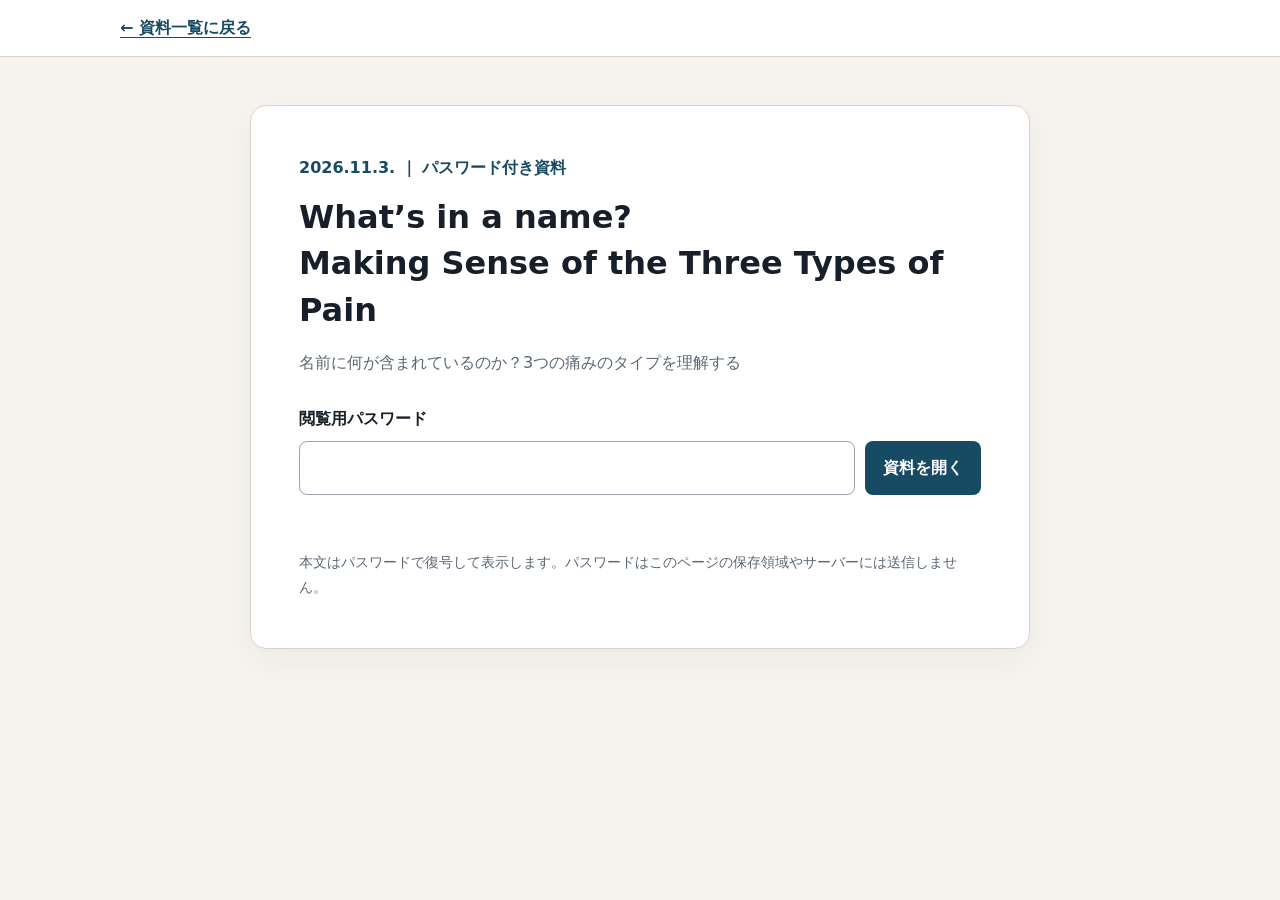
<file: three-types-of-pain-20261103.html>
<!doctype html>
<html lang="ja">
<head>
  <meta charset="utf-8">
  <meta name="viewport" content="width=device-width, initial-scale=1">
  <meta name="robots" content="noindex, nofollow, noarchive">
  <meta name="referrer" content="no-referrer">
  <meta http-equiv="Content-Security-Policy" content="default-src 'none'; script-src 'sha256-fjpQ/x46jtTvgvnJj9V5l4emj9ksQDpvFN/nHCnxe1s='; style-src 'unsafe-inline'; img-src data:; frame-src 'self' about:; connect-src 'none'; base-uri 'none'; form-action 'none'">
  <title>2026.11.3. What’s in a name? Making Sense of the Three Types of Pain</title>
  <style>
    * { box-sizing: border-box; }
    [hidden] { display: none !important; }
    body { margin: 0; background: #f7f4ef; color: #17202a; font-family: "Yu Gothic", "Hiragino Sans", Meiryo, system-ui, sans-serif; line-height: 1.75; }
    .toolbar { position: sticky; top: 0; z-index: 10; display: flex; align-items: center; justify-content: space-between; flex-wrap: wrap; gap: 12px; padding: 14px max(16px, calc((100% - 1040px) / 2)); background: #fff; border-bottom: 1px solid #d9d2c7; }
    .toolbar a { color: #174a63; font-weight: 700; text-underline-offset: 4px; }
    button { border: 0; border-radius: 8px; padding: 12px 18px; background: #174a63; color: #fff; font: inherit; font-weight: 700; cursor: pointer; }
    button:disabled { opacity: .65; cursor: wait; }
    :focus-visible { outline: 3px solid #b88935; outline-offset: 4px; }
    #gate { width: min(780px, calc(100% - 32px)); margin: 48px auto; padding: clamp(24px, 5vw, 48px); background: #fff; border: 1px solid #d9d2c7; border-radius: 16px; box-shadow: 0 12px 36px #17202a0d; }
    .date { margin: 0 0 12px; color: #174a63; font-weight: 700; }
    h1 { margin: 0; font-size: clamp(1.5rem, 4vw, 2rem); line-height: 1.45; overflow-wrap: anywhere; }
    .subtitle { margin: 16px 0 28px; color: #5b6775; }
    label { display: block; font-weight: 700; margin-bottom: 8px; }
    .input-row { display: flex; gap: 10px; flex-wrap: wrap; }
    input { flex: 1 1 200px; min-width: 0; padding: 12px 14px; border: 1px solid #9ca3af; border-radius: 8px; font: inherit; }
    #status { min-height: 1.75em; margin: 12px 0 0; color: #9b3523; }
    .hint { font-size: .9rem; color: #5b6775; margin-bottom: 0; }
    #document-frame { display: block; width: 100%; min-height: 70vh; border: 0; background: #f8fafc; }
    @media (max-width: 480px) { #gate { margin: 24px auto; } .input-row button { width: 100%; } }
  </style>
</head>
<body>
  <nav class="toolbar" aria-label="資料の操作">
    <a href="index.html">← 資料一覧に戻る</a>
    <button type="button" id="lock" hidden>資料を閉じてロック</button>
  </nav>
  <main>
    <section id="gate" aria-labelledby="page-title">
      <p class="date">2026.11.3. ｜ パスワード付き資料</p>
      <h1 id="page-title">What’s in a name?<br>Making Sense of the Three Types of Pain</h1>
      <p class="subtitle">名前に何が含まれているのか？3つの痛みのタイプを理解する</p>
      <form id="unlock-form">
        <label for="password">閲覧用パスワード</label>
        <div class="input-row">
          <input id="password" type="password" autocomplete="current-password" required aria-describedby="status" spellcheck="false">
          <button id="unlock" type="submit">資料を開く</button>
        </div>
        <p id="status" role="status" aria-live="polite"></p>
      </form>
      <p class="hint">本文はパスワードで復号して表示します。パスワードはこのページの保存領域やサーバーには送信しません。</p>
      <noscript><p>この資料を開くにはJavaScriptを有効にしてください。</p></noscript>
    </section>
    <iframe id="document-frame" title="3つの痛みのタイプを理解する — 添付HTML原文" sandbox="allow-same-origin" referrerpolicy="no-referrer" hidden></iframe>
  </main>
  <script>
'use strict';
(() => {
  const protectedDocument = {"version":1,"iterations":600000,"salt":"QybLo3nsNl9HUuma7z2cYA==","iv":"8EQzmiUMDhgk82tz","ciphertext":"Al5oM2Hu1GcJafx0hXb93AhxFKAGvPh5542nYCyWyDA0Ez38JLkl+mJvWIS35LAT3Bfi69KXkSyrQNge904vtGnLkkqnIMIUet+hVSGJPh8qEyradNOFyXsSCFtlYcSfHCYgKzsK+o/Po7dkJFDQtalAiF+v9U3l2HCXaElgpb9x5XmnISze5x/nBnK0rm1UmOrEx5A6/Gh6mQbBkddSIMjr2lkF0xxQNPQ65pXRd1dnpZCsp012VlbeT93zy5FS8Y0bzoWh7fAgbT1ZAJZpfz/hEP8UnEgp1dn5DEUiGVI+v9rmfWhCKFomg56cWOfikjLMUU+d2DkHXIV8GevmdU5RGbL0Ri/O/QkDaegBYPces/1zYRRJC3Gia0x4BcJeUhfHMHXhWsVNi274Q1xo1ZtGH2f/+nH+yt5ogLFYXrgwF1M5mAPmL6Qv+tu8NRiR+ElUFMRsrV8bWpLKHd1MQA6G4fF9MNgRAoZm1vnT9JHmc9wS5n6rNJ8Tux7BVMetuTDfSQMLNzs9BPP1R9tW8Tuu3AHYn7vwDFF7oprKw4uhRvqMw4S1SdUVc7deRvkwxSHUt1swW/PlRvDQGLsDhWppaiU6MOd1JFocJtsg0Dd484qetwR8Tcksn4YR2/Rz4hRb6fV3lplNsp8KnN4ANT6+QJA3vyxvaDLcibI7c/Kex6ur97JCJjCCuz0hf4LVHJIS8/Ors4xuYs4Q1ZbVt0OSrT4bqagpASOjOIZlowmoYjoUsl48ZFZttSVsNdi8eewmz7eydyNd+4gAhKuvTyQJkdWXHMbRzZQekDZPZb0nmPTTtmhup1YzsKHmI4kkJ9JMmSrW8ggdeUNZoPu6SjwiOjPCQIc9Y0wfROIbjCntlDG9ExX+2kmb1U0wwwa5/GKpXu+5yRilCFPB/mrkkPiRak6BcKohvIZoH58zGcT6TAqs2DvwGcGwzDsuCi3XD+T8PTgGUSRJMjLmMPnEc4aR4Nt1wdJ2Q+EqOSAsnvAQxgZmRQNZAr659LDEAq14ROSwNbPPoNYrXgcgWqK6Yruk5gpxw/UzlIiaulqTHL6+dbQofmP3ZcG25xnYye67DgvhLMwSuyDVyywXtrQXZLQy1NIounDiE+oU+/XgwDsV8/DvDlxu8JH6Oo6jg9nEAXtyemzldV4bdKsuZg5TGQOHBt5Cnua/wO6TFjUIlF82iVyr3eRQTlKxvQbYXsmR+ljENWP9G0p9kRLMziCbRR17r2VH0eR2MeUVuVSMI/0XWz88laSPmKsmAj1yBkXpSXxr/BcB5d4ZurJPhO/AHgTLHBblXpDYGY7HVuyAiUjgF051tWYz4NKnAb54XMG+hQXpLruk6/N1YqS8VZoOrEefLMVy8pRZhRz2j2TXaQqADNaC5YaiEmLmBKA8rTXuPFt20nOUZsiNaKX+YCQ3m5vIyQjlRlwk1BxvEvYBKKYj4ub/tZmKghyHatUH6yFQT9EGY/nWBorPZbwYSDighFZx5zkPhfp0CrtlVTibfNvkLRLrIq5Q7vEu8QPDKH+pXQWBPMN2P4kHx3UhXX9fxu4uDVbyqNjOQ5FU5yVwiPNjCVLr8JUBssp0cktj4Y9UYF1Ah4rXQttCx+BeNAJ28+d9zrrrsm1+RbW9r/fa59UzYGT4XXXYJPoTh/HaoaQR3Iel8tPTrzODkdoKlseNDFp0gtxGf7nZs+l7uSJ4GZmQ68N7Pfe1QUdSUEXwrRLLRrirNNZQzs7oSC9RUD8Xr7iFgqYNRSTrwugBfOUQvfGMsCgcoCegLNPwKXsItcAO6YSXXbCrATd+Mz5p/IR5QoF2kqyff5yEy/yr1LTqvaMjokIUgZeTOjpsZCdLz205jk1Ycs2q3jNJMiFpiFf5Trqm4UYhrUVhstNHZIAFmge4WBrJOuKgxFwP+Drq3P7ZeNu1gP4SiLnUkNRum3sa2cLfdxA4TQuoEU+rw8KcqWsp8oFs1yKFKEeCkzTq43r9Iwrr9QmsLRcig1fGKTXFIV8kKVY5iZUdx0YCyB/iV77rVRsQNk+N2I1+wZSWs/E8s1pp0dRVfSfFu268kT4m+xbCmtScqicBeP4JLaU14jOxRhwxb0DDAKYTqL+D/RXJGRvIIJZb6Y/024NVu5ryAbiMzSvIds3gbxCWque+JSu0TkNvXg5DOvIsE7q2EHtGe2EYWiBOn1bIdnS1nGbfdtbfb2s9dl6BQVHPGkQbzza+L2bnWi4rKssu020xPCtVOfoCw4AQ7ScJIHVDw24VVxNQK2PV3+cCENIKjlnG4EM25TpRwTQTi67Cp4/WVmbGUBTuWy1HxC0vfeVNz6HOu6wOGBqjSgVmS4/NmpLT8r5vgwvPJZ2ifx6lDSsURzFrjpRXO/YKLZ9bIxklR0k1cd0yX1BOoO5+UsWQdE+EBKRa+vR+vxrw2WpZN+e15CCnM1uZFfHSRdav6EMSC75+syJnmSxRy+FQd058ay/CW7opv+su5OvDA8BFeK5guGEacDnekc84slqMXYRwOP82eY6WhHugXgz06bjxkXo0X5Mt/qusvxiZghUnLHaw4qGb7EUH+lVs3MfhD+aiV/gsgddeUbT8w6VyuMKJHZL1x9aYeX21tfHzk51DMqNWXeMRWfSqgfP/RS+wfm7WjD27Q7KiU+fgV6FMLJAOePbO2ocXBiP0SN7T1vJb5uHVJQN8Rl606zNIUxsNTq5N3R9Ip1TWSxhjLAspXnpR9//IVeO8EF93/5E+cnX3ZPjiljNruHKnAjN61iK25E0yQxEhvsvDI6cfxIFhOvS2ctuLBqSQ0Yqb3Dd1NqEYJNns6cMaYxC9uRaIFk7wbbcXnEFS4yURtC/Jc0OA7tMLxozo03SbUAzCSuYe6j93sWWie2o8T7bEjj4qgo9gTJq0nGGYr1PPTo5KQ1gl9PZ3zUnqxGXCS7Rov4bHEhavT4N1ZDYSQjONLQhB/3NU0ryawZxPlRL5Y+su/[base64]/edAbxXc72Pk7U05feSY+7xXPzGwQob5frgpLyQPGgp343mbofb2meBG4t+y+GN4upQ7bBhppx7HhkqDCquCtyL6ofPoeMVbsVmoUP3XADzKAIgsskz16d1XXPyAMDeUWa/[base64]/za0zWcVry6W384TnioVpJkrzU3nLIpFp6+ZyUEC/sKkF8DkN+xoQd5odyNdrjofhE5/iq1zk7esoQpcnGJaUKQhD1/lY0mgfjTVvwuAOvvvFy2uYQ9Z5yL8Weaq5UwuA2UfObP0pmp9G7k2bns6UCLNhhwEqBsAvvrO/CnfxERkTHWNR9IoaBON01YnwTkpqyCVL0nMYVewo1s304QyJiuDe6NVXFAmWYfLPEV7f22C/HYqZAa46YaESXfbTIaLuQwBrt9M+nQCT5gwt2vO7SOZ3iNSGPCUxk/fyA4U23kxDOKgpP8bTvwCycC36OqZrQw5QTsx8xjbZR3RyL2L4OXTUsAzmR0GTF4R9LcB+CRD78Av3fGF06H9XnFf4w3OQzvtZIQLuqKFuZ3hyfHnvK5jV9yHEJ/5aMTn83Gs89n0UpJKQ67eQaZrsOG1K95Q6uLrWVY0j+lPT4Jl9F1azX+8l1nv5FkaU5DRi8ZtBg4SL5TjtNMp0ZUoQSi/mkXhUoF4dOGFMtUHc//ktKbd9mUCFsw2Rh+FQ3FNv3Oz9+V/R50/M80HbEurGO2B/QykI9H8+x0P9+ZOt5Bkbkoarhlfi9oewU076hdGzvjVuGpa+KLt658eEnlIouseV1kqQgGMrfEF/FGnepG0ZrQKzzFADFWqKAgVQx5ANGm1rLy0649KRqeTJtVtkWRgNGePTPgQCBKJR8lEwBnkYbNkd4pjyl6SSZR2/XbE6yuBNrZ7RHmRAi+87EL/MUPlUmISxxsc78t+RY14Mw/NAGqYBiciWgdqzafSTkNeiAt7XGtOVlFeQAhjGhBwo3zp+sSn72HcNcUCSqcTB8vWrjdMQcAl5aSEjMVlILly31aEo+6KXxKUl8RSnZz2eWLtQTe5PCDmJ+DQDCIi0/OGuXuItHR8jNsr/2TAjbg7JassjZ9oOWkDcqFA5M8Ug1poasRty0zoVzAfW5K9405hf2xF0Gc8/O07wRkmQotQgdY8hh9e9QrhVLhfOaLpTa9edkHZ2K+lbhwknBaPP5q1hV0/QkTYHfsx7dIFaJwfOjNHGSvfyjCNTuVVceMP4zWg8WkC1NFyN9DloVkNF7fQrM/YZP78aD/ixhjgywFIS44uTikuzi5eodFqn3EOVstlE1TJg/BeHyZ+QvlAXXlQ7juW651vAqkuYK5EwiBG7TjzgxyUKbSBrtZT4ode+v517F+LOjcTkYQv/4Gd1cMWj2bOG66QMJb6vqYPVuucVwkUPJb39YTDPQXQq7zRwDGqJQ1j0bBG9IahyLOqW2DWykmJHsm1u52bwCC0AGgab+bVLjA6UeexiR2WwBe7R7ubZIUXE6xYx0UqvtLL1HqfxAURxbjsTwQASBuItavOYx/GpXBmmdmx0OKAA3ALinarRjztZW/iowvVdeK1OJAOFsE08GHdAq5NPapBiy7URs8VW/IsAB3Pag1Y287CyESP8PyC3lhfhpVvkc9YPXuxBpd/4YHP3DaqiQRjoMSHNBtlsEufXorFG7OkQk9Luay41nD62tTe6jkWDJFClwvaxUfBlionnLSj3VIjdogLp/qumIBNgzfgqjosP+hSjAguDLUyS3BgfX9FIu4CcLJpvNS56sKHERlFFCGUFMAxsQ//vbB/5Cf33KeQRWrvE2IpuXuE98eVS+9q6gTu6nXH7+eBdu4qQQZj1OqRlJ0RYe/TJBX2hMCRDp04fyaC9lBZ9NUvTbbUAm+ic4ewLQYzFGbi9wQxGchjY/eo0/ft7mQKOlma84SJQPDiwOi45vLlDAAI0q8WWO6BMgRxOTWWUN8a6iHZhcMCehFOjs/KJ6GGUJHjsWoUR45vT15qyCDoFF5hkHOqVR78VTN5p92MDfXUwOm0fjsEKO9CD0DJYHKL0e0UInyeZNCjelPvhjjC+Gpqt902yPoAAVgbSLD0/ntDq5PXxHij0xArqKVK5F+8q4IvYOrUX/nYYkzeMpQ6X9tdUdQb7Nu8+PbtBjXFshNM3FRySQ+4ujoH1rGA2gY+BgVVgDJ017KAbtuSLGASA98c4RwPl7dO5ee+Cx5rPlsu6Xao+MJC5g6aREMxCzcxKeVL1FtkXNN9RyqKv0qtzMMgjZgd80b8zpD1IeZZjaOwVjL5ApcCO/6QurNzy2O44Gd10cw84TQ7YsrsovxwknOKmJOpg8T4sFNaFuLaV1YxiNuwWwVyMug4UdI7v8XjCc/FQJxURNk+2AuMpf/3v50f43GqCiN55wXEr/GSxAWEMRRCDDohpouWmXtfnqwAzzngy2RRi1UT73eEKDpO4p0uTgkz3LeOff/h33ICwAn5iONwYO+BlcE8kPJ7e6cue8+DPf/NFvn0bZ+GlXs7YONwFeGYWS8izSPEikwDrfB3jSBiXHxiUdphNlkhjs1MlUwze3IKXun4iTdoBOgVqY5ypGi9PDKR0hiyDkUFsQdmvs0eQhJDf8p7Fm4IVUNTYTcXiOESxta69H3Th+wzZqrBBoL4NfSmstEKHhKP1AtOuZaox/kaIv+rI3hj0sVtUfKyLi30qI4FpDq0d3iF2yHdBbbq1zhqvMizDoToDRRLQj7uraqFUgGmI97GVKTxqIIjZyklCB4NU01clnAc7qq1sZ11A0mvsNvYD+oj4kaMdimAOJcNrwo0NeMqpzTGAiZZ7ZMRhw8SlLSz07FIIQ1+3mzMWyBl+m5YET5S/NIdBzpDHXFaVSiY9sBoty3W/uk7KXIbQRoK0PyZQU3QcKeT4o4w0fLRcZddEcF0BcQMqtiTqMJe9a/0jtd8/hOzEIIqkPfC5SMPRaunO8XZKcAaJISeV+RuLvhQGscsYnhtxfHSTS13d27uMV6ibBgFqTuOH0mlyIUEqRgC/RZB8CY7DhJB47L74hHyYqb6okdhVocpLFpJNXu4k8J791xAbl+rkwiPndE3rjGwefLxycoHb4+69ZOdIB1JpRK7VEaAEWiunbghWGrmrkiBcjI62G2zMHvKBso+y/O6VybVtqVi1uKbkIQ/R1F8p+Xq7taaW1Odbalk3rOqVNvjJie+/ia/AidxIlAK7EC5wZHO5+c+lCCOy29R/LsI300kQWRwKDiTYgYBfiqLnnkht0v1UILfy5E9PoS92+/9AGM/Kw+rIN8CHwYVOFWDkFkX+XVPDRDcVB1a7YOzjwbRUgbV6Pu43cNZ1U3FnEPhwPB3kAaBh6vU6WMo4V0UC+7/M8HeTCpjUI26SOZrVwqlKD7otVocWBkkLePZ7YSFmlcA6P6A7aIYWbAaWi7HvdTQ8pGAW5PvUxfQ4TVfzCeLv1z7kPwV0XYokuMg4R8LiaSkQRK6zIIpwp9UtIR/TL61QzigvHWaJPSWmHkqa/42bJWW6OK0GIsiv8hVvrnEmGLYeQ9ZM/[base64]/q53MFglaCu16wnUihNDx5TuuPHTjXXGDWRpvaukt3gRFKfueoII6/WVVYNmdIlY56Rlr/V59UpHqbyLLSgq4k8t3aeXSuWXArQU7K2zDQVIsuyxnTX7ecfpNXSzYcm7JNgAz9QSYP9XyJH2WGBZziQkWFoU2NC5CFOp/SfP6SZOiCjxyXjqGI55sHphMFt/9N2SAk9eOFTD9gVufQ2Wl8sF7ERtoSJFlyV1pzqGySzEXY0ZggsjR/z0JsgZOs9S/VetXWffn9P4iZumybPrZ4JiI/TpGAQJj6MSLQA3lXPzVhK3FmhaN/hyS63H8bzsaB26OiaBgAFkn5VbQn85LQhj6WGMVC6C9Kgj4gUzY5umQsEKqn515zA7hfjyhnADu1Wn1lrwAk+SaDSKF1f22qmQ0cuWn6kGRj8BpGZeSSJs4sCZzPRP/[base64]"};
  const form = document.getElementById('unlock-form');
  const field = document.getElementById('password');
  const submit = document.getElementById('unlock');
  const status = document.getElementById('status');
  const gate = document.getElementById('gate');
  const frame = document.getElementById('document-frame');
  const lock = document.getElementById('lock');
  const bytes = value => Uint8Array.from(atob(value), char => char.charCodeAt(0));
  let observer = null;
  let generation = 0;
  function resizeDocument() {
    const body = frame.contentDocument && frame.contentDocument.body;
    if (!frame.hidden && body) frame.style.height = Math.ceil(body.getBoundingClientRect().height) + 'px';
  }
  function closeDocument(focus = true) {
    generation += 1;
    if (observer) { observer.disconnect(); observer = null; }
    frame.hidden = true;
    frame.removeAttribute('srcdoc');
    frame.src = 'about:blank';
    frame.style.height = '';
    lock.hidden = true;
    gate.hidden = false;
    field.value = '';
    status.textContent = '';
    submit.disabled = false;
    form.removeAttribute('aria-busy');
    if (focus) field.focus();
  }
  frame.addEventListener('load', () => {
    if (frame.hidden || !frame.contentDocument || !frame.contentDocument.body) return;
    resizeDocument();
    if (observer) observer.disconnect();
    observer = new ResizeObserver(resizeDocument);
    observer.observe(frame.contentDocument.body);
  });
  window.addEventListener('resize', resizeDocument);
  lock.addEventListener('click', () => closeDocument());
  window.addEventListener('pagehide', () => closeDocument(false));
  window.addEventListener('pageshow', event => { if (event.persisted) closeDocument(false); });
  form.addEventListener('submit', async event => {
    event.preventDefault();
    if (submit.disabled || !field.value) return;
    if (!window.crypto || !crypto.subtle || !window.DecompressionStream || !window.ResizeObserver) {
      status.textContent = 'このブラウザでは復号できません。最新版のEdge / Chrome / Firefox / Safariで、HTTPSまたはlocalhostから開いてください。';
      return;
    }
    const run = ++generation;
    let passwordBytes = new TextEncoder().encode(field.value);
    field.value = '';
    submit.disabled = true;
    form.setAttribute('aria-busy', 'true');
    status.textContent = 'パスワードを確認しています…';
    try {
      const material = await crypto.subtle.importKey('raw', passwordBytes, 'PBKDF2', false, ['deriveKey']);
      passwordBytes.fill(0);
      passwordBytes = null;
      const key = await crypto.subtle.deriveKey(
        { name: 'PBKDF2', hash: 'SHA-256', salt: bytes(protectedDocument.salt), iterations: protectedDocument.iterations },
        material, { name: 'AES-GCM', length: 256 }, false, ['decrypt']
      );
      const compressed = await crypto.subtle.decrypt(
        { name: 'AES-GCM', iv: bytes(protectedDocument.iv) }, key, bytes(protectedDocument.ciphertext)
      );
      const stream = new Blob([compressed]).stream().pipeThrough(new DecompressionStream('gzip'));
      const documentHtml = await new Response(stream).text();
      new Uint8Array(compressed).fill(0);
      if (run !== generation) return;
      frame.srcdoc = documentHtml;
      frame.hidden = false;
      gate.hidden = true;
      lock.hidden = false;
      status.textContent = '';
      window.scrollTo(0, 0);
      lock.focus({ preventScroll: true });
    } catch (error) {
      if (run !== generation) return;
      status.textContent = error.name === 'OperationError'
        ? 'パスワードが違います。もう一度入力してください。'
        : '資料を開けませんでした。ブラウザを更新して再度お試しください。';
      field.focus();
    } finally {
      if (passwordBytes) passwordBytes.fill(0);
      if (run === generation) {
        submit.disabled = false;
        form.removeAttribute('aria-busy');
      }
    }
  });
})();
  </script>
</body>
</html>
</file>
<file: assets/css/style.css>
:root {
  --ink: #17202a;
  --muted: #5b6775;
  --paper: #f7f4ef;
  --panel: #ffffff;
  --line: #d9d2c7;
  --blue: #174a63;
  --green: #3f6b55;
  --rust: #a34f33;
  --gold: #b88935;
  --shadow: 0 14px 40px rgba(23, 32, 42, 0.10);
}

* {
  box-sizing: border-box;
}

html {
  scroll-behavior: smooth;
}

body {
  margin: 0;
  color: var(--ink);
  background: var(--paper);
  font-family: "Yu Gothic", "YuGothic", "Hiragino Sans", Meiryo, system-ui, sans-serif;
  line-height: 1.8;
  overflow-x: hidden;
}

a {
  color: var(--blue);
  text-decoration-color: rgba(23, 74, 99, 0.35);
  text-underline-offset: 0.2em;
}

a:hover {
  text-decoration-color: currentColor;
}

.site-header {
  position: sticky;
  top: 0;
  z-index: 10;
  border-bottom: 1px solid var(--line);
  background: rgba(247, 244, 239, 0.94);
  backdrop-filter: blur(12px);
}

.nav {
  display: flex;
  align-items: center;
  justify-content: space-between;
  gap: 24px;
  width: min(1180px, calc(100% - 32px));
  margin: 0 auto;
  padding: 12px 0;
}

.brand {
  display: flex;
  flex-direction: column;
  gap: 2px;
  color: var(--ink);
  text-decoration: none;
  min-width: 0;
}

.brand strong {
  font-size: 0.95rem;
  letter-spacing: 0;
}

.brand span {
  color: var(--muted);
  font-size: 0.76rem;
}

.nav-links {
  display: flex;
  flex-wrap: wrap;
  align-items: center;
  justify-content: flex-end;
  gap: 8px;
  min-width: 0;
}

.nav-links a {
  border: 1px solid var(--line);
  border-radius: 999px;
  padding: 5px 12px;
  background: rgba(255, 255, 255, 0.68);
  color: var(--ink);
  font-size: 0.82rem;
  line-height: 1.35;
  text-decoration: none;
  min-width: 0;
}

.hero {
  width: min(1180px, calc(100% - 32px));
  margin: 0 auto;
  padding: 42px 0 24px;
}

.hero-grid {
  display: grid;
  grid-template-columns: minmax(0, 1.05fr) minmax(320px, 0.95fr);
  gap: 28px;
  align-items: center;
}

.hero-grid > *,
.feature > *,
.summary-card,
.gallery > *,
.two-col > * {
  min-width: 0;
}

.eyebrow {
  margin: 0 0 10px;
  color: var(--rust);
  font-weight: 700;
  font-size: 0.85rem;
  letter-spacing: 0.02em;
}

h1,
h2,
h3 {
  line-height: 1.24;
  letter-spacing: 0;
}

h1 {
  margin: 0;
  max-width: 14em;
  font-size: clamp(2.05rem, 5vw, 4.5rem);
}

h2 {
  margin: 0 0 18px;
  font-size: clamp(1.55rem, 3vw, 2.25rem);
}

h3 {
  margin: 28px 0 10px;
  font-size: 1.18rem;
}

p {
  margin: 0 0 1em;
}

h1,
h2,
h3,
p,
li,
figcaption,
a {
  overflow-wrap: anywhere;
}

.lead {
  max-width: 61em;
  color: #25313c;
  font-size: 1.05rem;
}

.hero-media {
  margin: 0;
}

.hero-media img,
.feature img,
.gallery img,
.wide-image img {
  display: block;
  width: 100%;
  height: auto;
  border: 1px solid var(--line);
  border-radius: 8px;
  background: #111;
  box-shadow: var(--shadow);
}

figcaption {
  margin-top: 8px;
  color: var(--muted);
  font-size: 0.82rem;
  line-height: 1.55;
}

.wrap {
  width: min(1180px, calc(100% - 32px));
  margin: 0 auto;
}

.band {
  padding: 48px 0;
}

.band.alt {
  background: #ede7dc;
}

.summary-grid {
  display: grid;
  grid-template-columns: repeat(2, minmax(0, 1fr));
  gap: 18px;
}

.summary-card {
  border: 1px solid var(--line);
  border-radius: 8px;
  padding: 20px;
  background: var(--panel);
  box-shadow: var(--shadow);
}

.summary-card h2 {
  margin-bottom: 8px;
}

.meta {
  display: flex;
  flex-wrap: wrap;
  gap: 8px;
  margin: 16px 0 0;
}

.pill {
  display: inline-flex;
  align-items: center;
  min-height: 28px;
  border: 1px solid var(--line);
  border-radius: 999px;
  padding: 3px 10px;
  background: #fff;
  color: var(--muted);
  font-size: 0.8rem;
  line-height: 1.25;
  max-width: 100%;
}

.toc {
  display: grid;
  grid-template-columns: repeat(3, minmax(0, 1fr));
  gap: 12px;
  margin-top: 18px;
}

.toc a {
  border: 1px solid var(--line);
  border-radius: 8px;
  padding: 12px;
  background: #fff;
  color: var(--ink);
  text-decoration: none;
}

.notice {
  border-left: 5px solid var(--gold);
  padding: 14px 18px;
  background: #fff8e9;
}

.feature {
  display: grid;
  grid-template-columns: minmax(280px, 0.9fr) minmax(0, 1.1fr);
  gap: 26px;
  align-items: start;
  margin: 28px 0;
}

.feature.reverse {
  grid-template-columns: minmax(0, 1.1fr) minmax(280px, 0.9fr);
}

.feature.reverse figure {
  order: 2;
}

.timeline {
  display: grid;
  gap: 12px;
  margin: 20px 0;
}

.time-row {
  display: grid;
  grid-template-columns: 86px minmax(0, 1fr);
  gap: 16px;
  border-bottom: 1px solid var(--line);
  padding: 10px 0;
}

.time {
  color: var(--rust);
  font-weight: 700;
  font-variant-numeric: tabular-nums;
}

.gallery {
  display: grid;
  grid-template-columns: repeat(3, minmax(0, 1fr));
  gap: 18px;
  margin-top: 20px;
}

.gallery figure,
.wide-image {
  margin: 0;
}

.dense-list,
.refs {
  padding-left: 1.2em;
}

.dense-list li,
.refs li {
  margin-bottom: 0.65em;
}

.quote-note {
  margin: 20px 0;
  border: 1px solid var(--line);
  border-radius: 8px;
  padding: 16px;
  background: #fff;
}

.two-col {
  display: grid;
  grid-template-columns: repeat(2, minmax(0, 1fr));
  gap: 24px;
}

.protocol {
  counter-reset: steps;
  display: grid;
  gap: 12px;
}

.protocol li {
  list-style: none;
  position: relative;
  border: 1px solid var(--line);
  border-radius: 8px;
  padding: 14px 16px 14px 56px;
  background: #fff;
}

.protocol li::before {
  counter-increment: steps;
  content: counter(steps);
  position: absolute;
  left: 16px;
  top: 16px;
  width: 26px;
  height: 26px;
  border-radius: 50%;
  background: var(--green);
  color: #fff;
  display: grid;
  place-items: center;
  font-weight: 700;
  line-height: 1;
}

.footer {
  border-top: 1px solid var(--line);
  padding: 26px 0 46px;
  color: var(--muted);
  font-size: 0.86rem;
}

@media (max-width: 900px) {
  .hero-grid,
  .summary-grid,
  .feature,
  .feature.reverse,
  .two-col,
  .toc {
    grid-template-columns: 1fr;
  }

  .feature.reverse figure {
    order: 0;
  }

  .gallery {
    grid-template-columns: repeat(2, minmax(0, 1fr));
  }
}

@media (max-width: 620px) {
  .nav,
  .hero,
  .wrap {
    width: calc(100vw - 32px);
    max-width: calc(100vw - 32px);
  }

  .nav {
    align-items: flex-start;
    flex-direction: column;
  }

  .nav-links {
    display: grid;
    grid-template-columns: repeat(2, minmax(0, 1fr));
    justify-content: flex-start;
    width: 100%;
    max-width: 100%;
  }

  .nav-links a {
    max-width: 100%;
    white-space: normal;
  }

  h1 {
    max-width: 100%;
    font-size: 1.65rem;
    word-break: break-all;
  }

  .lead {
    font-size: 0.96rem;
  }

  .meta {
    display: grid;
    grid-template-columns: 1fr;
  }

  .pill {
    justify-content: center;
    width: 100%;
  }

  .gallery {
    grid-template-columns: 1fr;
  }

  .time-row {
    grid-template-columns: 1fr;
    gap: 4px;
  }

  .band {
    padding: 34px 0;
  }
}
</file>
